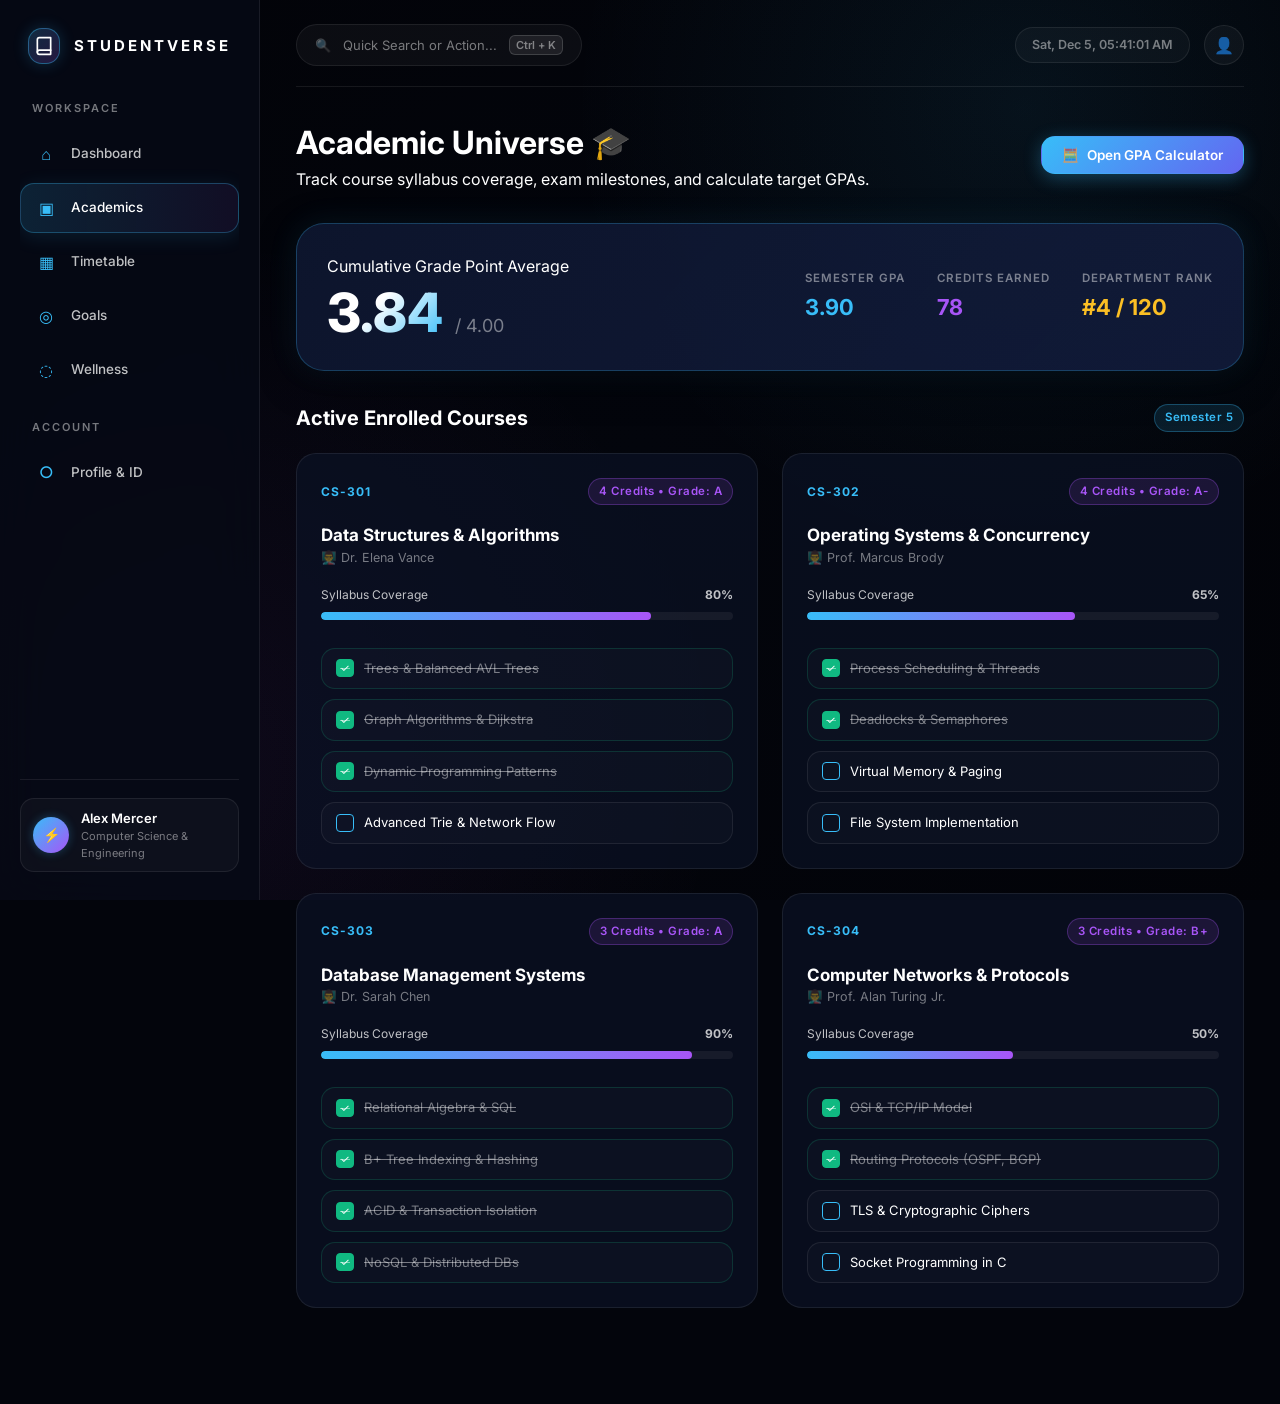
<file: academics.html>
<!DOCTYPE html>
<html lang="en">
<head>
    <meta charset="UTF-8">
    <meta name="viewport" content="width=device-width, initial-scale=1.0">
    <title>StudentVerse — Academics & GPA</title>
    <meta name="description" content="Academic course manager, interactive syllabus tracker, and real-time GPA/CGPA calculator.">
    <meta name="theme-color" content="#03050c">
    <link rel="icon" type="image/svg+xml" href="assets/icons/favicon.svg">
    <link rel="manifest" href="manifest.json">

    <!-- Fonts -->
    <link rel="preconnect" href="https://fonts.googleapis.com">
    <link rel="preconnect" href="https://fonts.gstatic.com" crossorigin>
    <link href="https://fonts.googleapis.com/css2?family=Inter:wght@300;400;500;600;700;800&display=swap" rel="stylesheet">

    <!-- Styles -->
    <link rel="stylesheet" href="css/base.css">
    <link rel="stylesheet" href="css/sidebar.css">
    <link rel="stylesheet" href="css/components.css">
    <link rel="stylesheet" href="css/academics.css">
</head>
<body>

<!-- Page Loader -->
<div id="pageLoader">
    <div class="loader-content">
        <div class="loader-logo">ACADEMICS</div>
        <div class="loader-line"><div class="loader-progress"></div></div>
    </div>
</div>

<div class="app-layout">
    <div class="sidebar-overlay" id="sidebarOverlay"></div>

    <!-- Sidebar -->
    <aside class="sidebar" id="sidebar">
        <a href="dashboard.html" class="logo-container">
            <div class="logo-icon">
                <svg viewBox="0 0 24 24" fill="none" stroke="currentColor" stroke-width="2" stroke-linecap="round" stroke-linejoin="round">
                    <path d="M4 19.5A2.5 2.5 0 0 1 6.5 17H20"></path>
                    <path d="M6.5 2H20v20H6.5A2.5 2.5 0 0 1 4 19.5v-15A2.5 2.5 0 0 1 6.5 2z"></path>
                </svg>
            </div>
            <div class="logo-text">StudentVerse</div>
        </a>

        <div class="nav-section">
            <div class="nav-title">WORKSPACE</div>
            <a href="dashboard.html" class="nav-item">
                <span class="nav-icon">⌂</span>
                <span>Dashboard</span>
            </a>
            <a href="academics.html" class="nav-item active">
                <span class="nav-icon">▣</span>
                <span>Academics</span>
            </a>
            <a href="timetable.html" class="nav-item">
                <span class="nav-icon">▦</span>
                <span>Timetable</span>
            </a>
            <a href="goals.html" class="nav-item">
                <span class="nav-icon">◎</span>
                <span>Goals</span>
            </a>
            <a href="wellness.html" class="nav-item">
                <span class="nav-icon">◌</span>
                <span>Wellness</span>
            </a>

            <div class="nav-title">ACCOUNT</div>
            <a href="profile.html" class="nav-item">
                <span class="nav-icon">○</span>
                <span>Profile & ID</span>
            </a>
        </div>

        <div class="sidebar-bottom">
            <a href="profile.html" class="profile-mini">
                <div class="avatar-mini" id="sidebarProfileAvatar">⚡</div>
                <div class="profile-mini-info">
                    <div class="profile-mini-name" id="sidebarProfileName">Alex Mercer</div>
                    <div class="profile-mini-role" id="sidebarProfileRole">Computer Science</div>
                </div>
            </a>
        </div>
    </aside>

    <!-- Main Content -->
    <main class="main-content">
        <header class="topbar">
            <button class="mobile-menu-btn" id="mobileMenuBtn">☰</button>

            <button class="search-command-btn">
                <span>🔍</span>
                <span class="search-command-text">Quick Search or Action...</span>
                <span class="kbd-shortcut">Ctrl + K</span>
            </button>

            <div class="topbar-actions">
                <div class="topbar-live-clock" id="topbarClock">--:--:--</div>
                <a href="profile.html" class="topbar-btn" title="Profile">👤</a>
            </div>
        </header>

        <!-- Header -->
        <div class="academics-header">
            <div>
                <h1 class="hero-title">Academic Universe 🎓</h1>
                <p class="hero-subtitle">Track course syllabus coverage, exam milestones, and calculate target GPAs.</p>
            </div>
            <button class="btn btn-primary" id="openGpaCalcBtn">
                <span>🧮</span> Open GPA Calculator
            </button>
        </div>

        <!-- GPA Banner -->
        <div class="gpa-summary-card">
            <div>
                <span class="stat-label" style="margin-bottom: 8px; display: block;">Cumulative Grade Point Average</span>
                <div class="gpa-main-display">
                    <div class="gpa-big-number" id="acadCgpa">3.84</div>
                    <div class="gpa-scale">/ 4.00</div>
                </div>
            </div>

            <div class="gpa-breakdown">
                <div class="gpa-stat-item">
                    <span class="gpa-stat-title">Semester GPA</span>
                    <span class="gpa-stat-val" id="acadSemGpa" style="color: var(--cyan);">3.90</span>
                </div>
                <div class="gpa-stat-item">
                    <span class="gpa-stat-title">Credits Earned</span>
                    <span class="gpa-stat-val" id="acadCredits" style="color: var(--purple);">78</span>
                </div>
                <div class="gpa-stat-item">
                    <span class="gpa-stat-title">Department Rank</span>
                    <span class="gpa-stat-val" id="acadRank" style="color: var(--gold);">#4 / 120</span>
                </div>
            </div>
        </div>

        <!-- Courses Section -->
        <div style="display: flex; align-items: center; justify-content: space-between; margin-bottom: 20px;">
            <h2 style="font-size: 20px; font-weight: 700;">Active Enrolled Courses</h2>
            <span class="badge badge-cyan">Semester 5</span>
        </div>

        <div class="courses-grid" id="coursesGrid">
            <!-- Dynamically populated from store -->
        </div>
    </main>
</div>

<!-- Dynamic GPA Calculator Modal -->
<div class="modal-backdrop" id="gpaCalcModal">
    <div class="modal-card" style="max-width: 620px;">
        <div class="modal-header">
            <h3 class="modal-title">🧮 Interactive GPA Calculator</h3>
            <button class="modal-close" id="closeGpaCalcBtn">✕</button>
        </div>

        <p style="font-size: 13px; color: var(--text-muted); margin-bottom: 18px;">
            Add your semester courses, credit weights, and letter grades to simulate your semester GPA in real-time.
        </p>

        <table class="calc-table">
            <thead>
                <tr>
                    <th>Course Name</th>
                    <th style="width: 80px;">Credits</th>
                    <th style="width: 120px;">Grade</th>
                    <th style="width: 40px;"></th>
                </tr>
            </thead>
            <tbody id="calcTableBody">
                <!-- Populated dynamically -->
            </tbody>
        </table>

        <button class="btn btn-secondary" id="addCalcRowBtn" style="font-size: 12.5px; padding: 6px 14px; margin-bottom: 20px;">
            + Add Course Row
        </button>

        <div style="background: rgba(255,255,255,0.03); border: 1px solid var(--border-subtle); border-radius: var(--radius-md); padding: 16px; display: flex; justify-content: space-around; text-align: center;">
            <div>
                <div style="font-size: 11px; color: var(--text-muted); text-transform: uppercase;">Calculated Sem GPA</div>
                <div style="font-size: 26px; font-weight: 800; color: var(--cyan);" id="calcLiveSemGpa">3.90</div>
            </div>
            <div style="width: 1px; background: var(--border-subtle);"></div>
            <div>
                <div style="font-size: 11px; color: var(--text-muted); text-transform: uppercase;">Projected CGPA</div>
                <div style="font-size: 26px; font-weight: 800; color: var(--gold);" id="calcLiveCgpa">3.85</div>
            </div>
        </div>

        <div class="modal-footer">
            <button class="btn btn-primary" id="applyGpaBtn">Save GPA to Profile</button>
        </div>
    </div>
</div>

<!-- Scripts -->
<script src="js/store.js"></script>
<script src="js/audio.js"></script>
<script src="js/app.js"></script>
<script src="js/academics.js"></script>
</body>
</html>
</file>
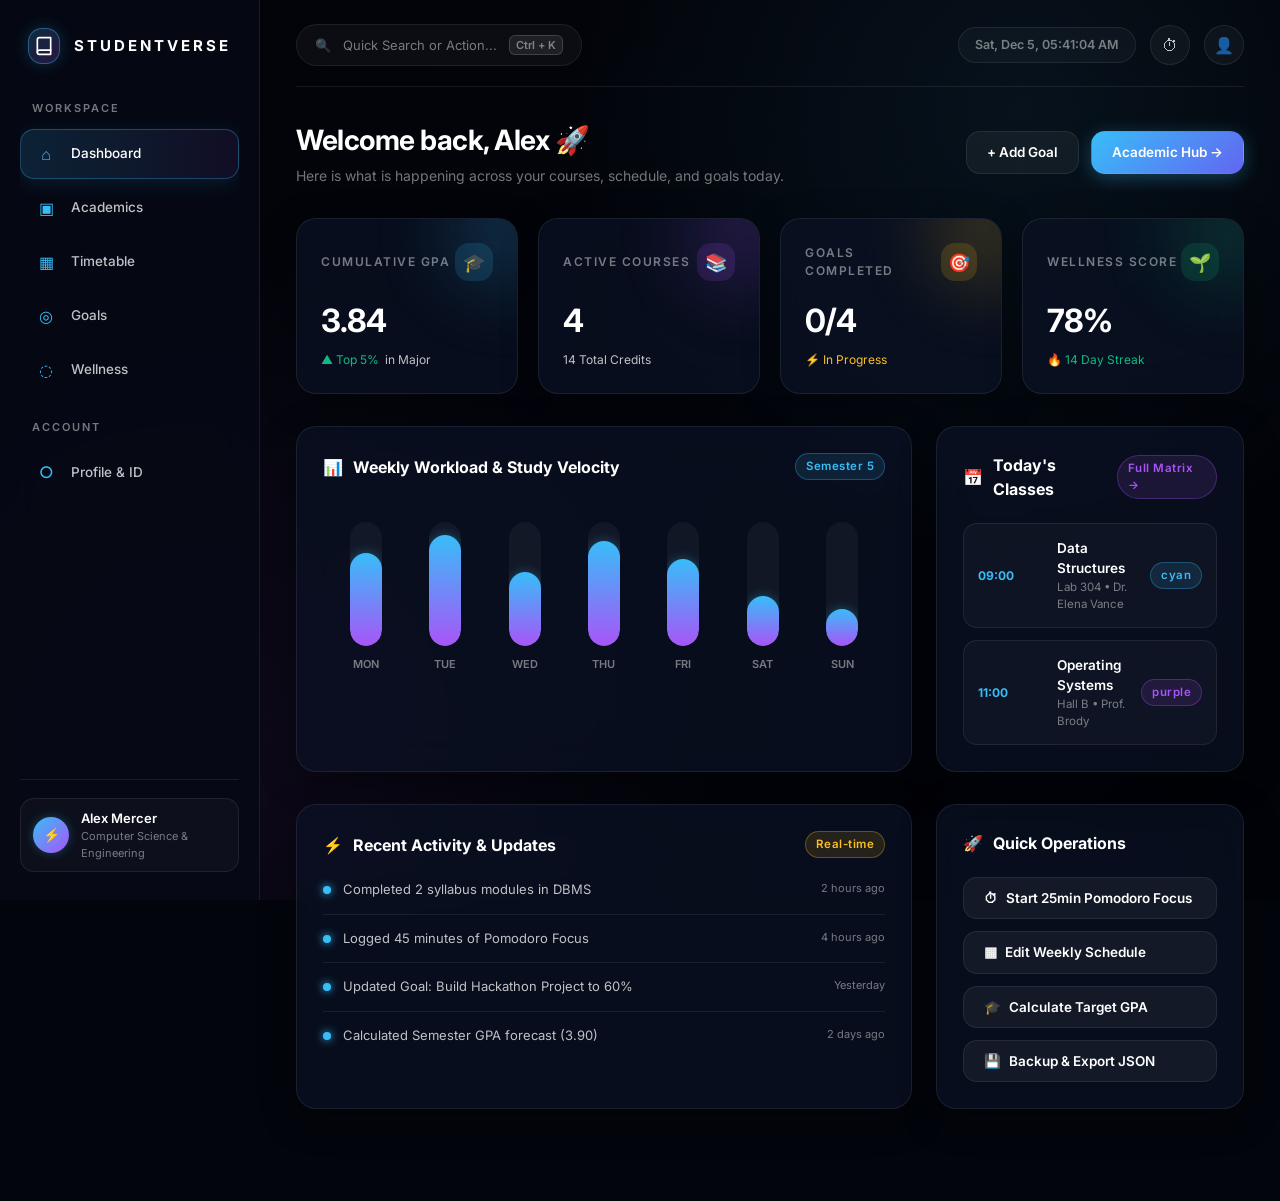
<file: dashboard.html>
<!DOCTYPE html>
<html lang="en">
<head>
    <meta charset="UTF-8">
    <meta name="viewport" content="width=device-width, initial-scale=1.0">
    <title>StudentVerse — Dashboard</title>
    <meta name="description" content="Cinematic academic dashboard for students with live schedule, GPA overview and workload analytics.">
    <meta name="theme-color" content="#03050c">
    <link rel="icon" type="image/svg+xml" href="assets/icons/favicon.svg">
    <link rel="manifest" href="manifest.json">

    <!-- Fonts -->
    <link rel="preconnect" href="https://fonts.googleapis.com">
    <link rel="preconnect" href="https://fonts.gstatic.com" crossorigin>
    <link href="https://fonts.googleapis.com/css2?family=Inter:wght@300;400;500;600;700;800&display=swap" rel="stylesheet">

    <!-- Styles -->
    <link rel="stylesheet" href="css/base.css">
    <link rel="stylesheet" href="css/sidebar.css">
    <link rel="stylesheet" href="css/components.css">
    <link rel="stylesheet" href="css/dashboard.css">
</head>
<body>

<!-- Page Loader -->
<div id="pageLoader">
    <div class="loader-content">
        <div class="loader-logo">STUDENTVERSE</div>
        <div class="loader-line">
            <div class="loader-progress"></div>
        </div>
    </div>
</div>

<div class="app-layout">
    <!-- Sidebar Overlay for Mobile -->
    <div class="sidebar-overlay" id="sidebarOverlay"></div>

    <!-- Main Sidebar -->
    <aside class="sidebar" id="sidebar">
        <a href="dashboard.html" class="logo-container">
            <div class="logo-icon">
                <svg viewBox="0 0 24 24" fill="none" stroke="currentColor" stroke-width="2" stroke-linecap="round" stroke-linejoin="round">
                    <path d="M4 19.5A2.5 2.5 0 0 1 6.5 17H20"></path>
                    <path d="M6.5 2H20v20H6.5A2.5 2.5 0 0 1 4 19.5v-15A2.5 2.5 0 0 1 6.5 2z"></path>
                </svg>
            </div>
            <div class="logo-text">StudentVerse</div>
        </a>

        <div class="nav-section">
            <div class="nav-title">WORKSPACE</div>
            <a href="dashboard.html" class="nav-item active">
                <span class="nav-icon">⌂</span>
                <span>Dashboard</span>
            </a>
            <a href="academics.html" class="nav-item">
                <span class="nav-icon">▣</span>
                <span>Academics</span>
            </a>
            <a href="timetable.html" class="nav-item">
                <span class="nav-icon">▦</span>
                <span>Timetable</span>
            </a>
            <a href="goals.html" class="nav-item">
                <span class="nav-icon">◎</span>
                <span>Goals</span>
            </a>
            <a href="wellness.html" class="nav-item">
                <span class="nav-icon">◌</span>
                <span>Wellness</span>
            </a>

            <div class="nav-title">ACCOUNT</div>
            <a href="profile.html" class="nav-item">
                <span class="nav-icon">○</span>
                <span>Profile & ID</span>
            </a>
        </div>

        <div class="sidebar-bottom">
            <a href="profile.html" class="profile-mini">
                <div class="avatar-mini" id="sidebarProfileAvatar">⚡</div>
                <div class="profile-mini-info">
                    <div class="profile-mini-name" id="sidebarProfileName">Alex Mercer</div>
                    <div class="profile-mini-role" id="sidebarProfileRole">Computer Science</div>
                </div>
            </a>
        </div>
    </aside>

    <!-- Main Content Area -->
    <main class="main-content">
        <!-- Topbar -->
        <header class="topbar">
            <button class="mobile-menu-btn" id="mobileMenuBtn">☰</button>

            <button class="search-command-btn" id="openCmdPaletteBtn">
                <span>🔍</span>
                <span class="search-command-text">Quick Search or Action...</span>
                <span class="kbd-shortcut">Ctrl + K</span>
            </button>

            <div class="topbar-actions">
                <div class="topbar-live-clock" id="topbarClock">--:--:--</div>
                <a href="wellness.html" class="topbar-btn" title="Focus Timer">⏱</a>
                <a href="profile.html" class="topbar-btn" title="Profile">👤</a>
            </div>
        </header>

        <!-- Dashboard Hero -->
        <section class="dashboard-hero">
            <div>
                <h1 class="hero-title" id="dashGreeting">Welcome back, Alex 🚀</h1>
                <p class="hero-subtitle">Here is what is happening across your courses, schedule, and goals today.</p>
            </div>
            <div class="hero-actions">
                <a href="goals.html" class="btn btn-secondary">+ Add Goal</a>
                <a href="academics.html" class="btn btn-primary">Academic Hub →</a>
            </div>
        </section>

        <!-- Stat Cards Grid -->
        <section class="stats-grid">
            <div class="glass-panel stat-card cyan">
                <div class="stat-top">
                    <span class="stat-label">Cumulative GPA</span>
                    <div class="stat-icon" style="background: rgba(56, 189, 248, 0.15); color: var(--cyan);">🎓</div>
                </div>
                <div class="stat-value" id="metricCgpa">3.84</div>
                <div class="stat-sub">
                    <span style="color: var(--emerald);">▲ Top 5%</span>
                    <span>in Major</span>
                </div>
            </div>

            <div class="glass-panel stat-card purple">
                <div class="stat-top">
                    <span class="stat-label">Active Courses</span>
                    <div class="stat-icon" style="background: rgba(168, 85, 247, 0.15); color: var(--purple);">📚</div>
                </div>
                <div class="stat-value" id="metricCourses">4</div>
                <div class="stat-sub">
                    <span>14 Total Credits</span>
                </div>
            </div>

            <div class="glass-panel stat-card gold">
                <div class="stat-top">
                    <span class="stat-label">Goals Completed</span>
                    <div class="stat-icon" style="background: rgba(251, 191, 36, 0.15); color: var(--gold);">🎯</div>
                </div>
                <div class="stat-value" id="metricGoals">1/4</div>
                <div class="stat-sub">
                    <span style="color: var(--gold);">⚡ In Progress</span>
                </div>
            </div>

            <div class="glass-panel stat-card emerald">
                <div class="stat-top">
                    <span class="stat-label">Wellness Score</span>
                    <div class="stat-icon" style="background: rgba(16, 185, 129, 0.15); color: var(--emerald);">🌱</div>
                </div>
                <div class="stat-value" id="metricWellness">88%</div>
                <div class="stat-sub">
                    <span style="color: var(--emerald);">🔥 14 Day Streak</span>
                </div>
            </div>
        </section>

        <!-- Main Dashboard 2-Column Grid -->
        <div class="dashboard-grid">
            <!-- Left: Weekly Workload & Focus Analytics -->
            <div class="glass-panel panel">
                <div class="panel-header">
                    <h3 class="panel-title">
                        <span style="color: var(--cyan);">📊</span>
                        Weekly Workload & Study Velocity
                    </h3>
                    <span class="badge badge-cyan">Semester 5</span>
                </div>

                <div class="workload-bars">
                    <div class="bar-col">
                        <div class="bar-track"><div class="bar-fill" data-height="75%"></div></div>
                        <span class="bar-day">MON</span>
                    </div>
                    <div class="bar-col">
                        <div class="bar-track"><div class="bar-fill" data-height="90%"></div></div>
                        <span class="bar-day">TUE</span>
                    </div>
                    <div class="bar-col">
                        <div class="bar-track"><div class="bar-fill" data-height="60%"></div></div>
                        <span class="bar-day">WED</span>
                    </div>
                    <div class="bar-col">
                        <div class="bar-track"><div class="bar-fill" data-height="85%"></div></div>
                        <span class="bar-day">THU</span>
                    </div>
                    <div class="bar-col">
                        <div class="bar-track"><div class="bar-fill" data-height="70%"></div></div>
                        <span class="bar-day">FRI</span>
                    </div>
                    <div class="bar-col">
                        <div class="bar-track"><div class="bar-fill" data-height="40%"></div></div>
                        <span class="bar-day">SAT</span>
                    </div>
                    <div class="bar-col">
                        <div class="bar-track"><div class="bar-fill" data-height="30%"></div></div>
                        <span class="bar-day">SUN</span>
                    </div>
                </div>
            </div>

            <!-- Right: Today's Schedule -->
            <div class="glass-panel panel">
                <div class="panel-header">
                    <h3 class="panel-title">
                        <span style="color: var(--purple);">📅</span>
                        Today's Classes
                    </h3>
                    <a href="timetable.html" class="badge badge-purple" style="cursor: pointer;">Full Matrix →</a>
                </div>

                <div class="schedule-list" id="todayScheduleList">
                    <!-- Populated dynamically from timetable store -->
                </div>
            </div>
        </div>

        <!-- Lower Section: Activity Stream & Quick Launch -->
        <div class="dashboard-grid">
            <div class="glass-panel panel">
                <div class="panel-header">
                    <h3 class="panel-title">
                        <span style="color: var(--gold);">⚡</span>
                        Recent Activity & Updates
                    </h3>
                    <span class="badge badge-gold">Real-time</span>
                </div>

                <div class="activity-list" id="recentActivityList">
                    <!-- Populated dynamically -->
                </div>
            </div>

            <div class="glass-panel panel">
                <div class="panel-header">
                    <h3 class="panel-title">
                        <span style="color: var(--emerald);">🚀</span>
                        Quick Operations
                    </h3>
                </div>

                <div style="display: flex; flex-direction: column; gap: 12px;">
                    <a href="wellness.html" class="btn btn-secondary" style="justify-content: flex-start;">
                        <span>⏱</span> Start 25min Pomodoro Focus
                    </a>
                    <a href="timetable.html" class="btn btn-secondary" style="justify-content: flex-start;">
                        <span>▦</span> Edit Weekly Schedule
                    </a>
                    <a href="academics.html" class="btn btn-secondary" style="justify-content: flex-start;">
                        <span>🎓</span> Calculate Target GPA
                    </a>
                    <a href="profile.html" class="btn btn-secondary" style="justify-content: flex-start;">
                        <span>💾</span> Backup & Export JSON
                    </a>
                </div>
            </div>
        </div>
    </main>
</div>

<!-- Scripts -->
<script src="js/store.js"></script>
<script src="js/audio.js"></script>
<script src="js/app.js"></script>
<script src="js/dashboard.js"></script>
</body>
</html>
</file>
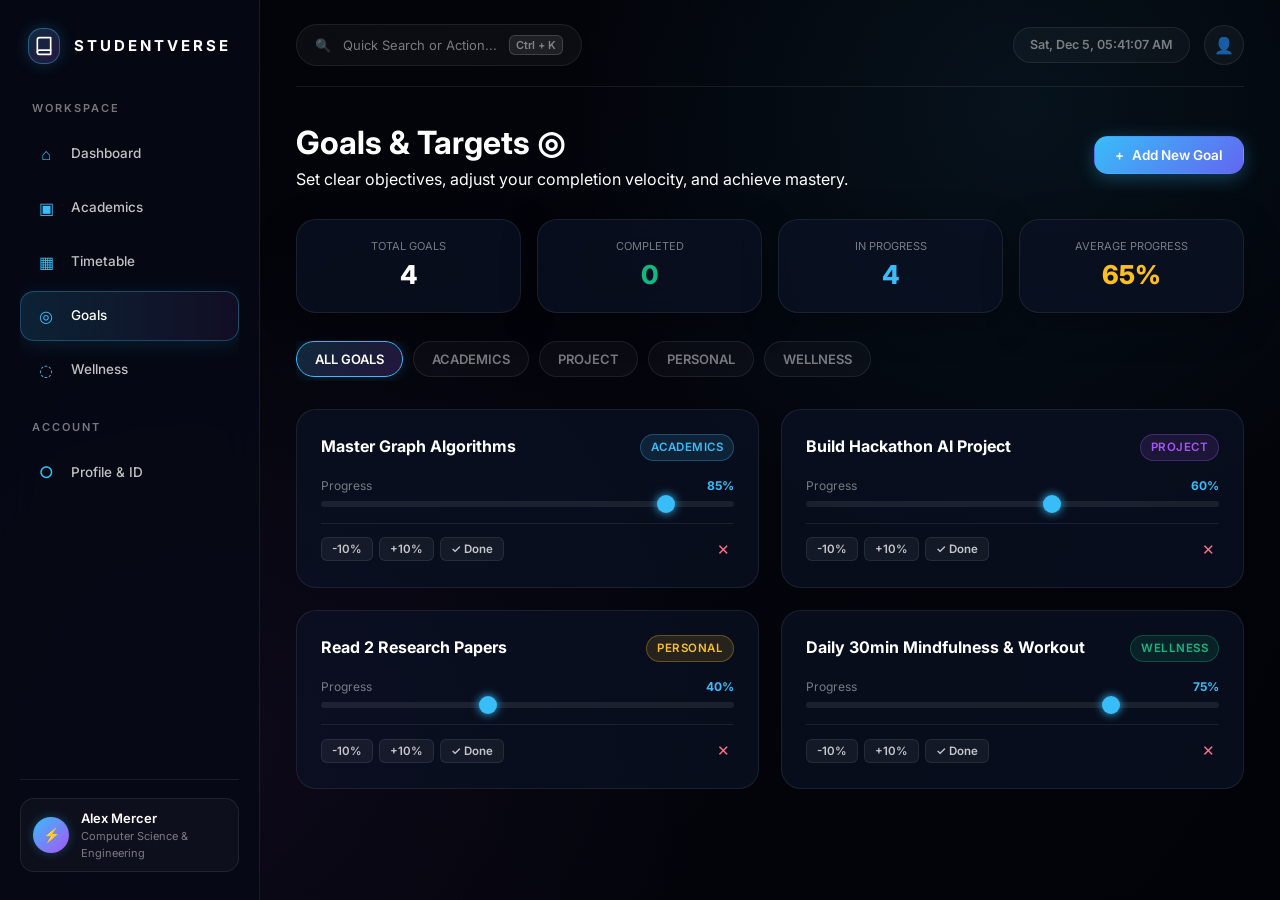
<file: goals.html>
<!DOCTYPE html>
<html lang="en">
<head>
    <meta charset="UTF-8">
    <meta name="viewport" content="width=device-width, initial-scale=1.0">
    <title>StudentVerse — Goals & Milestones</title>
    <meta name="description" content="Manage personal, academic, project, and wellness goals with interactive progress tracking.">
    <meta name="theme-color" content="#03050c">
    <link rel="icon" type="image/svg+xml" href="assets/icons/favicon.svg">
    <link rel="manifest" href="manifest.json">

    <!-- Fonts -->
    <link rel="preconnect" href="https://fonts.googleapis.com">
    <link rel="preconnect" href="https://fonts.gstatic.com" crossorigin>
    <link href="https://fonts.googleapis.com/css2?family=Inter:wght@300;400;500;600;700;800&display=swap" rel="stylesheet">

    <!-- Styles -->
    <link rel="stylesheet" href="css/base.css">
    <link rel="stylesheet" href="css/sidebar.css">
    <link rel="stylesheet" href="css/components.css">
    <link rel="stylesheet" href="css/goals.css">
</head>
<body>

<!-- Page Loader -->
<div id="pageLoader">
    <div class="loader-content">
        <div class="loader-logo">GOALS</div>
        <div class="loader-line"><div class="loader-progress"></div></div>
    </div>
</div>

<div class="app-layout">
    <div class="sidebar-overlay" id="sidebarOverlay"></div>

    <!-- Sidebar -->
    <aside class="sidebar" id="sidebar">
        <a href="dashboard.html" class="logo-container">
            <div class="logo-icon">
                <svg viewBox="0 0 24 24" fill="none" stroke="currentColor" stroke-width="2" stroke-linecap="round" stroke-linejoin="round">
                    <path d="M4 19.5A2.5 2.5 0 0 1 6.5 17H20"></path>
                    <path d="M6.5 2H20v20H6.5A2.5 2.5 0 0 1 4 19.5v-15A2.5 2.5 0 0 1 6.5 2z"></path>
                </svg>
            </div>
            <div class="logo-text">StudentVerse</div>
        </a>

        <div class="nav-section">
            <div class="nav-title">WORKSPACE</div>
            <a href="dashboard.html" class="nav-item">
                <span class="nav-icon">⌂</span>
                <span>Dashboard</span>
            </a>
            <a href="academics.html" class="nav-item">
                <span class="nav-icon">▣</span>
                <span>Academics</span>
            </a>
            <a href="timetable.html" class="nav-item">
                <span class="nav-icon">▦</span>
                <span>Timetable</span>
            </a>
            <a href="goals.html" class="nav-item active">
                <span class="nav-icon">◎</span>
                <span>Goals</span>
            </a>
            <a href="wellness.html" class="nav-item">
                <span class="nav-icon">◌</span>
                <span>Wellness</span>
            </a>

            <div class="nav-title">ACCOUNT</div>
            <a href="profile.html" class="nav-item">
                <span class="nav-icon">○</span>
                <span>Profile & ID</span>
            </a>
        </div>

        <div class="sidebar-bottom">
            <a href="profile.html" class="profile-mini">
                <div class="avatar-mini" id="sidebarProfileAvatar">⚡</div>
                <div class="profile-mini-info">
                    <div class="profile-mini-name" id="sidebarProfileName">Alex Mercer</div>
                    <div class="profile-mini-role" id="sidebarProfileRole">Computer Science</div>
                </div>
            </a>
        </div>
    </aside>

    <!-- Main Content -->
    <main class="main-content">
        <header class="topbar">
            <button class="mobile-menu-btn" id="mobileMenuBtn">☰</button>

            <button class="search-command-btn">
                <span>🔍</span>
                <span class="search-command-text">Quick Search or Action...</span>
                <span class="kbd-shortcut">Ctrl + K</span>
            </button>

            <div class="topbar-actions">
                <div class="topbar-live-clock" id="topbarClock">--:--:--</div>
                <a href="profile.html" class="topbar-btn" title="Profile">👤</a>
            </div>
        </header>

        <!-- Goals Header -->
        <div class="goals-header">
            <div>
                <h1 class="hero-title">Goals & Targets ◎</h1>
                <p class="hero-subtitle">Set clear objectives, adjust your completion velocity, and achieve mastery.</p>
            </div>
            <button class="btn btn-primary" id="openAddGoalBtn">
                <span>+</span> Add New Goal
            </button>
        </div>

        <!-- Summary Row -->
        <div style="display: grid; grid-template-columns: repeat(auto-fit, minmax(180px, 1fr)); gap: 16px; margin-bottom: 28px;">
            <div class="glass-panel" style="padding: 18px; text-align: center;">
                <div style="font-size: 11px; color: var(--text-muted); text-transform: uppercase;">Total Goals</div>
                <div style="font-size: 26px; font-weight: 800; color: #ffffff;" id="goalsTotal">4</div>
            </div>
            <div class="glass-panel" style="padding: 18px; text-align: center;">
                <div style="font-size: 11px; color: var(--text-muted); text-transform: uppercase;">Completed</div>
                <div style="font-size: 26px; font-weight: 800; color: var(--emerald);" id="goalsCompleted">1</div>
            </div>
            <div class="glass-panel" style="padding: 18px; text-align: center;">
                <div style="font-size: 11px; color: var(--text-muted); text-transform: uppercase;">In Progress</div>
                <div style="font-size: 26px; font-weight: 800; color: var(--cyan);" id="goalsInProgress">3</div>
            </div>
            <div class="glass-panel" style="padding: 18px; text-align: center;">
                <div style="font-size: 11px; color: var(--text-muted); text-transform: uppercase;">Average Progress</div>
                <div style="font-size: 26px; font-weight: 800; color: var(--gold);" id="goalsAvg">65%</div>
            </div>
        </div>

        <!-- Category Filter Tabs -->
        <div class="category-tabs">
            <button class="category-tab active" data-category="ALL">ALL GOALS</button>
            <button class="category-tab" data-category="ACADEMICS">ACADEMICS</button>
            <button class="category-tab" data-category="PROJECT">PROJECT</button>
            <button class="category-tab" data-category="PERSONAL">PERSONAL</button>
            <button class="category-tab" data-category="WELLNESS">WELLNESS</button>
        </div>

        <!-- Goals Grid -->
        <div class="goals-grid" id="goalsGrid">
            <!-- Dynamically populated by goals.js -->
        </div>
    </main>
</div>

<!-- Add Goal Modal -->
<div class="modal-backdrop" id="addGoalModal">
    <div class="modal-card">
        <div class="modal-header">
            <h3 class="modal-title">🎯 Create New Goal</h3>
            <button class="modal-close" id="closeAddGoalBtn">✕</button>
        </div>

        <div class="form-group">
            <label class="form-label">Goal Title</label>
            <input type="text" class="form-input" id="newGoalNameInput" placeholder="e.g. Master Binary Search Trees or Ship Portfolio">
        </div>

        <div class="form-group">
            <label class="form-label">Category</label>
            <select class="form-select" id="newGoalCategoryInput">
                <option value="ACADEMICS">Academics</option>
                <option value="PROJECT">Project & Coding</option>
                <option value="PERSONAL">Personal & Reading</option>
                <option value="WELLNESS">Wellness & Fitness</option>
            </select>
        </div>

        <div class="form-group">
            <label class="form-label">Initial Progress (%)</label>
            <input type="number" min="0" max="100" class="form-input" id="newGoalProgressInput" value="0">
        </div>

        <div class="modal-footer">
            <button class="btn btn-secondary" onclick="document.getElementById('addGoalModal').classList.remove('show')">Cancel</button>
            <button class="btn btn-primary" id="saveNewGoalBtn">Save Goal</button>
        </div>
    </div>
</div>

<!-- Scripts -->
<script src="js/store.js"></script>
<script src="js/audio.js"></script>
<script src="js/app.js"></script>
<script src="js/goals.js"></script>
</body>
</html>
</file>
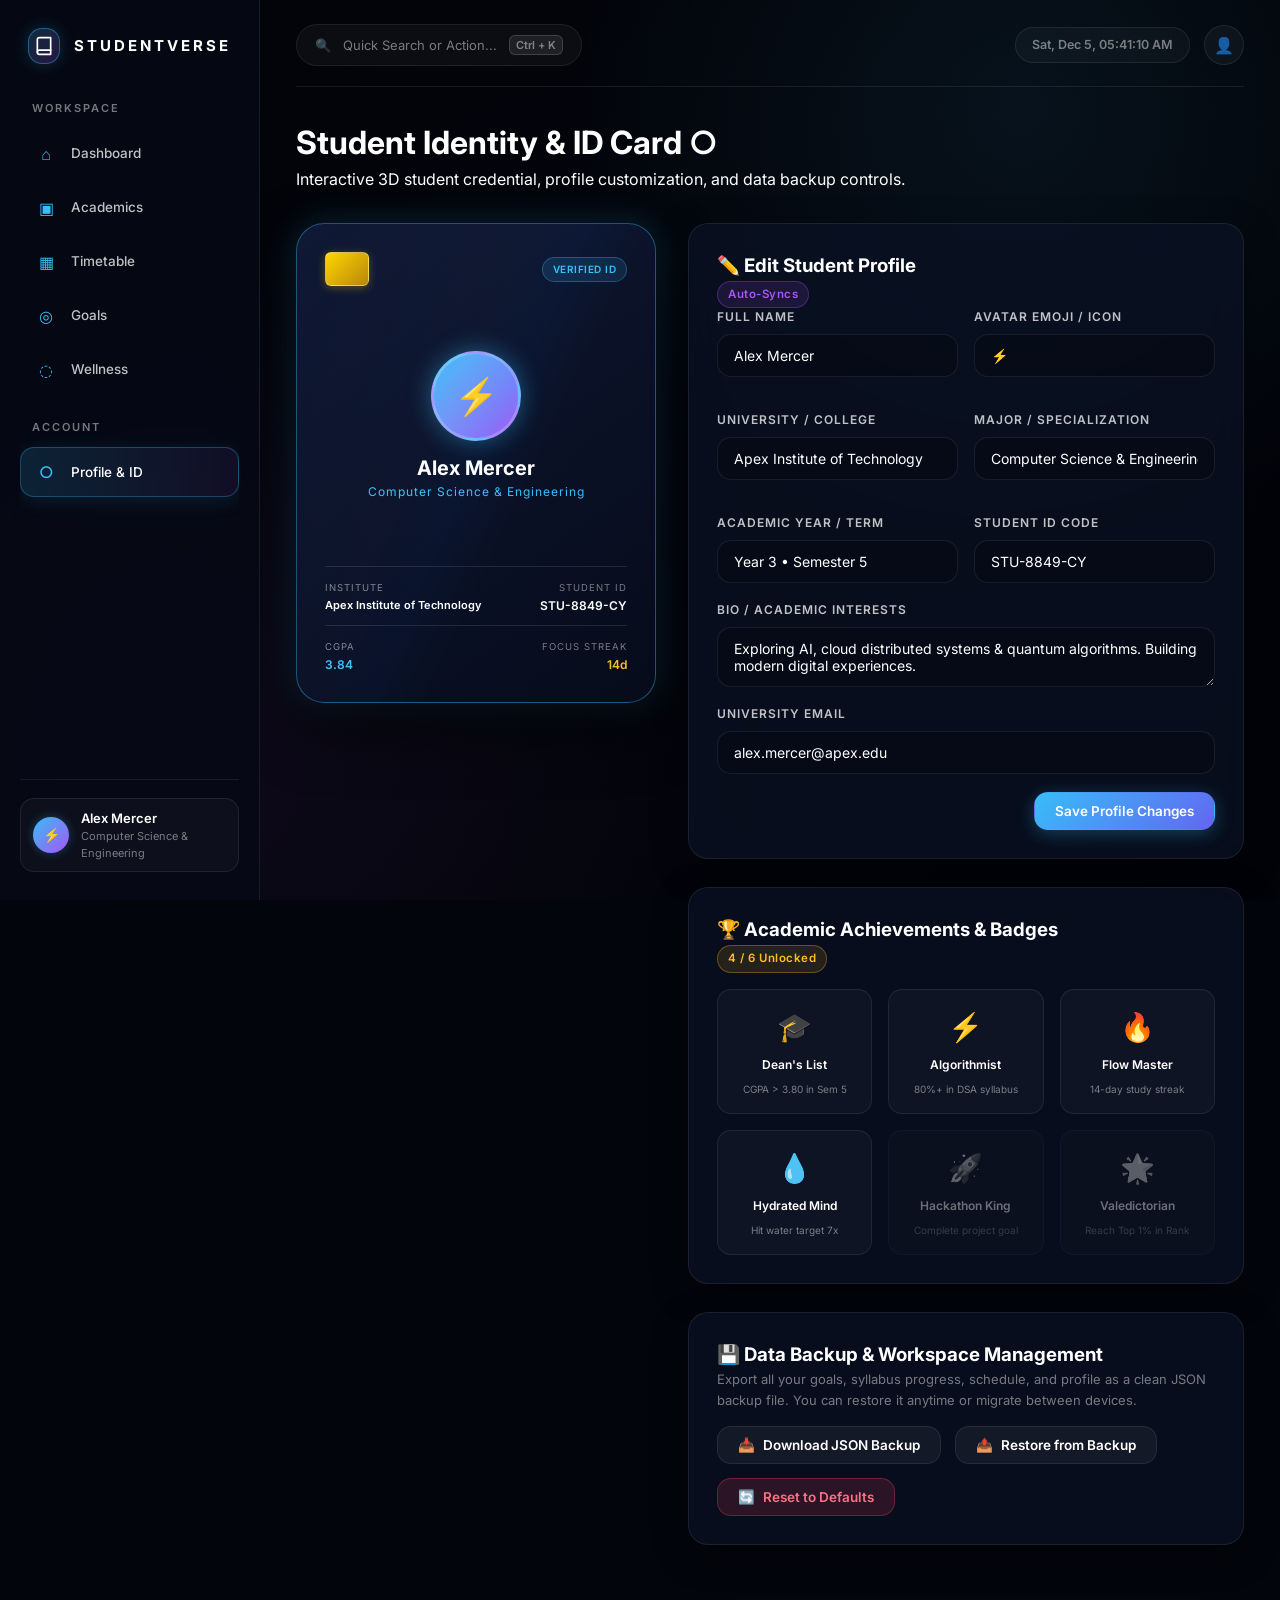
<file: profile.html>
<!DOCTYPE html>
<html lang="en">
<head>
    <meta charset="UTF-8">
    <meta name="viewport" content="width=device-width, initial-scale=1.0">
    <title>StudentVerse — Student Profile & ID</title>
    <meta name="description" content="Holographic student identification card, academic profile editor, achievement badges, and JSON backup suite.">
    <meta name="theme-color" content="#03050c">
    <link rel="icon" type="image/svg+xml" href="assets/icons/favicon.svg">
    <link rel="manifest" href="manifest.json">

    <!-- Fonts -->
    <link rel="preconnect" href="https://fonts.googleapis.com">
    <link rel="preconnect" href="https://fonts.gstatic.com" crossorigin>
    <link href="https://fonts.googleapis.com/css2?family=Inter:wght@300;400;500;600;700;800&display=swap" rel="stylesheet">

    <!-- Styles -->
    <link rel="stylesheet" href="css/base.css">
    <link rel="stylesheet" href="css/sidebar.css">
    <link rel="stylesheet" href="css/components.css">
    <link rel="stylesheet" href="css/profile.css">
</head>
<body>

<!-- Page Loader -->
<div id="pageLoader">
    <div class="loader-content">
        <div class="loader-logo">PROFILE</div>
        <div class="loader-line"><div class="loader-progress"></div></div>
    </div>
</div>

<div class="app-layout">
    <div class="sidebar-overlay" id="sidebarOverlay"></div>

    <!-- Sidebar -->
    <aside class="sidebar" id="sidebar">
        <a href="dashboard.html" class="logo-container">
            <div class="logo-icon">
                <svg viewBox="0 0 24 24" fill="none" stroke="currentColor" stroke-width="2" stroke-linecap="round" stroke-linejoin="round">
                    <path d="M4 19.5A2.5 2.5 0 0 1 6.5 17H20"></path>
                    <path d="M6.5 2H20v20H6.5A2.5 2.5 0 0 1 4 19.5v-15A2.5 2.5 0 0 1 6.5 2z"></path>
                </svg>
            </div>
            <div class="logo-text">StudentVerse</div>
        </a>

        <div class="nav-section">
            <div class="nav-title">WORKSPACE</div>
            <a href="dashboard.html" class="nav-item">
                <span class="nav-icon">⌂</span>
                <span>Dashboard</span>
            </a>
            <a href="academics.html" class="nav-item">
                <span class="nav-icon">▣</span>
                <span>Academics</span>
            </a>
            <a href="timetable.html" class="nav-item">
                <span class="nav-icon">▦</span>
                <span>Timetable</span>
            </a>
            <a href="goals.html" class="nav-item">
                <span class="nav-icon">◎</span>
                <span>Goals</span>
            </a>
            <a href="wellness.html" class="nav-item">
                <span class="nav-icon">◌</span>
                <span>Wellness</span>
            </a>

            <div class="nav-title">ACCOUNT</div>
            <a href="profile.html" class="nav-item active">
                <span class="nav-icon">○</span>
                <span>Profile & ID</span>
            </a>
        </div>

        <div class="sidebar-bottom">
            <a href="profile.html" class="profile-mini">
                <div class="avatar-mini" id="sidebarProfileAvatar">⚡</div>
                <div class="profile-mini-info">
                    <div class="profile-mini-name" id="sidebarProfileName">Alex Mercer</div>
                    <div class="profile-mini-role" id="sidebarProfileRole">Computer Science</div>
                </div>
            </a>
        </div>
    </aside>

    <!-- Main Content -->
    <main class="main-content">
        <header class="topbar">
            <button class="mobile-menu-btn" id="mobileMenuBtn">☰</button>

            <button class="search-command-btn">
                <span>🔍</span>
                <span class="search-command-text">Quick Search or Action...</span>
                <span class="kbd-shortcut">Ctrl + K</span>
            </button>

            <div class="topbar-actions">
                <div class="topbar-live-clock" id="topbarClock">--:--:--</div>
                <a href="profile.html" class="topbar-btn" title="Profile">👤</a>
            </div>
        </header>

        <div style="margin-bottom: 32px;">
            <h1 class="hero-title">Student Identity & ID Card ○</h1>
            <p class="hero-subtitle">Interactive 3D student credential, profile customization, and data backup controls.</p>
        </div>

        <div class="profile-layout">
            <!-- Left: 3D Holographic ID Card -->
            <div class="id-card-wrapper">
                <div class="holo-id-card" id="holoIdCard">
                    <div class="holo-top">
                        <div class="holo-chip"></div>
                        <span class="badge badge-cyan" style="font-size:10px;">VERIFIED ID</span>
                    </div>

                    <div class="holo-avatar-wrap">
                        <div class="holo-avatar" id="holoCardAvatar">⚡</div>
                        <h2 class="holo-name" id="holoCardName">Alex Mercer</h2>
                        <div class="holo-major" id="holoCardMajor">Computer Science & Eng.</div>
                    </div>

                    <div>
                        <div class="holo-details">
                            <div class="holo-detail-item">
                                <span class="holo-detail-label">INSTITUTE</span>
                                <span class="holo-detail-val" id="holoCardUniv" style="font-size:11px;">Apex Institute</span>
                            </div>
                            <div class="holo-detail-item" style="text-align: right;">
                                <span class="holo-detail-label">STUDENT ID</span>
                                <span class="holo-detail-val" id="holoCardId">STU-8849-CY</span>
                            </div>
                        </div>

                        <div class="holo-details" style="margin-top: 10px;">
                            <div class="holo-detail-item">
                                <span class="holo-detail-label">CGPA</span>
                                <span class="holo-detail-val" style="color: var(--cyan);" id="holoCardCgpa">3.84</span>
                            </div>
                            <div class="holo-detail-item" style="text-align: right;">
                                <span class="holo-detail-label">FOCUS STREAK</span>
                                <span class="holo-detail-val" style="color: var(--gold);" id="holoCardStreak">14d</span>
                            </div>
                        </div>
                    </div>
                </div>
            </div>

            <!-- Right: Profile Editor & Badges -->
            <div style="display: flex; flex-direction: column; gap: 28px;">
                <!-- Profile Edit Form -->
                <div class="glass-panel" style="padding: 28px;">
                    <div class="panel-header">
                        <h3 class="panel-title">✏️ Edit Student Profile</h3>
                        <span class="badge badge-purple">Auto-Syncs</span>
                    </div>

                    <div style="display: grid; grid-template-columns: 1fr 1fr; gap: 16px;">
                        <div class="form-group">
                            <label class="form-label">Full Name</label>
                            <input type="text" class="form-input" id="profileNameInput">
                        </div>

                        <div class="form-group">
                            <label class="form-label">Avatar Emoji / Icon</label>
                            <input type="text" class="form-input" id="profileAvatarInput" placeholder="e.g. ⚡, 🚀, 🎓, 🌌">
                        </div>

                        <div class="form-group">
                            <label class="form-label">University / College</label>
                            <input type="text" class="form-input" id="profileUnivInput">
                        </div>

                        <div class="form-group">
                            <label class="form-label">Major / Specialization</label>
                            <input type="text" class="form-input" id="profileMajorInput">
                        </div>

                        <div class="form-group">
                            <label class="form-label">Academic Year / Term</label>
                            <input type="text" class="form-input" id="profileYearInput">
                        </div>

                        <div class="form-group">
                            <label class="form-label">Student ID Code</label>
                            <input type="text" class="form-input" id="profileIdInput">
                        </div>
                    </div>

                    <div class="form-group">
                        <label class="form-label">Bio / Academic Interests</label>
                        <textarea class="form-textarea" id="profileBioInput" rows="2"></textarea>
                    </div>

                    <div class="form-group">
                        <label class="form-label">University Email</label>
                        <input type="email" class="form-input" id="profileEmailInput">
                    </div>

                    <div style="text-align: right; margin-top: 10px;">
                        <button class="btn btn-primary" id="saveProfileBtn">Save Profile Changes</button>
                    </div>
                </div>

                <!-- Academic Achievements & Badges -->
                <div class="glass-panel" style="padding: 28px;">
                    <div class="panel-header">
                        <h3 class="panel-title">🏆 Academic Achievements & Badges</h3>
                        <span class="badge badge-gold">4 / 6 Unlocked</span>
                    </div>

                    <div class="badges-grid">
                        <div class="badge-item">
                            <span class="badge-icon">🎓</span>
                            <span class="badge-title">Dean's List</span>
                            <span class="badge-desc">CGPA &gt; 3.80 in Sem 5</span>
                        </div>
                        <div class="badge-item">
                            <span class="badge-icon">⚡</span>
                            <span class="badge-title">Algorithmist</span>
                            <span class="badge-desc">80%+ in DSA syllabus</span>
                        </div>
                        <div class="badge-item">
                            <span class="badge-icon">🔥</span>
                            <span class="badge-title">Flow Master</span>
                            <span class="badge-desc">14-day study streak</span>
                        </div>
                        <div class="badge-item">
                            <span class="badge-icon">💧</span>
                            <span class="badge-title">Hydrated Mind</span>
                            <span class="badge-desc">Hit water target 7x</span>
                        </div>
                        <div class="badge-item locked">
                            <span class="badge-icon">🚀</span>
                            <span class="badge-title">Hackathon King</span>
                            <span class="badge-desc">Complete project goal</span>
                        </div>
                        <div class="badge-item locked">
                            <span class="badge-icon">🌟</span>
                            <span class="badge-title">Valedictorian</span>
                            <span class="badge-desc">Reach Top 1% in Rank</span>
                        </div>
                    </div>
                </div>

                <!-- Data Management & Backups -->
                <div class="glass-panel" style="padding: 28px;">
                    <div class="panel-header">
                        <h3 class="panel-title">💾 Data Backup & Workspace Management</h3>
                    </div>

                    <p style="font-size: 13px; color: var(--text-muted); line-height: 1.6;">
                        Export all your goals, syllabus progress, schedule, and profile as a clean JSON backup file. You can restore it anytime or migrate between devices.
                    </p>

                    <div class="backup-actions">
                        <button class="btn btn-secondary" id="exportDataBtn">
                            <span>📥</span> Download JSON Backup
                        </button>

                        <button class="btn btn-secondary" id="importDataBtn">
                            <span>📤</span> Restore from Backup
                        </button>
                        <input type="file" id="importFileInput" accept=".json" style="display: none;">

                        <button class="btn btn-danger" id="resetDataBtn">
                            <span>🔄</span> Reset to Defaults
                        </button>
                    </div>
                </div>
            </div>
        </div>
    </main>
</div>

<!-- Scripts -->
<script src="js/store.js"></script>
<script src="js/audio.js"></script>
<script src="js/app.js"></script>
<script src="js/profile.js"></script>
</body>
</html>
</file>
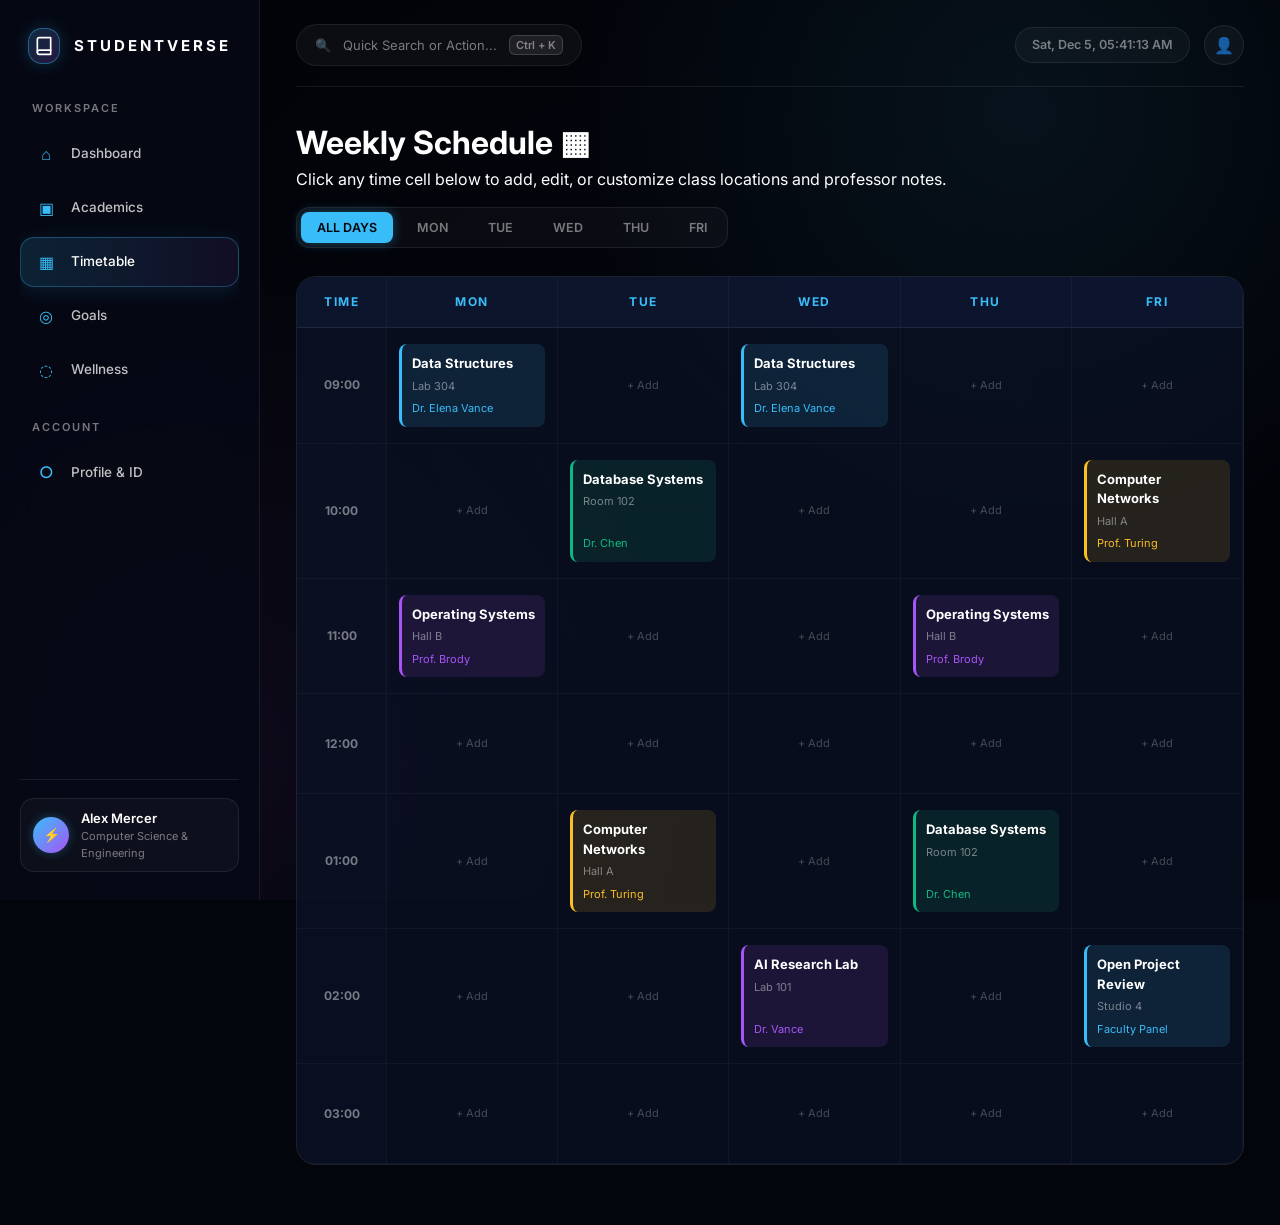
<file: timetable.html>
<!DOCTYPE html>
<html lang="en">
<head>
    <meta charset="UTF-8">
    <meta name="viewport" content="width=device-width, initial-scale=1.0">
    <title>StudentVerse — Weekly Timetable</title>
    <meta name="description" content="Interactive weekly class timetable with customizable slots, professor info and color-coded course categories.">
    <meta name="theme-color" content="#03050c">
    <link rel="icon" type="image/svg+xml" href="assets/icons/favicon.svg">
    <link rel="manifest" href="manifest.json">

    <!-- Fonts -->
    <link rel="preconnect" href="https://fonts.googleapis.com">
    <link rel="preconnect" href="https://fonts.gstatic.com" crossorigin>
    <link href="https://fonts.googleapis.com/css2?family=Inter:wght@300;400;500;600;700;800&display=swap" rel="stylesheet">

    <!-- Styles -->
    <link rel="stylesheet" href="css/base.css">
    <link rel="stylesheet" href="css/sidebar.css">
    <link rel="stylesheet" href="css/components.css">
    <link rel="stylesheet" href="css/timetable.css">
</head>
<body>

<!-- Page Loader -->
<div id="pageLoader">
    <div class="loader-content">
        <div class="loader-logo">TIMETABLE</div>
        <div class="loader-line"><div class="loader-progress"></div></div>
    </div>
</div>

<div class="app-layout">
    <div class="sidebar-overlay" id="sidebarOverlay"></div>

    <!-- Sidebar -->
    <aside class="sidebar" id="sidebar">
        <a href="dashboard.html" class="logo-container">
            <div class="logo-icon">
                <svg viewBox="0 0 24 24" fill="none" stroke="currentColor" stroke-width="2" stroke-linecap="round" stroke-linejoin="round">
                    <path d="M4 19.5A2.5 2.5 0 0 1 6.5 17H20"></path>
                    <path d="M6.5 2H20v20H6.5A2.5 2.5 0 0 1 4 19.5v-15A2.5 2.5 0 0 1 6.5 2z"></path>
                </svg>
            </div>
            <div class="logo-text">StudentVerse</div>
        </a>

        <div class="nav-section">
            <div class="nav-title">WORKSPACE</div>
            <a href="dashboard.html" class="nav-item">
                <span class="nav-icon">⌂</span>
                <span>Dashboard</span>
            </a>
            <a href="academics.html" class="nav-item">
                <span class="nav-icon">▣</span>
                <span>Academics</span>
            </a>
            <a href="timetable.html" class="nav-item active">
                <span class="nav-icon">▦</span>
                <span>Timetable</span>
            </a>
            <a href="goals.html" class="nav-item">
                <span class="nav-icon">◎</span>
                <span>Goals</span>
            </a>
            <a href="wellness.html" class="nav-item">
                <span class="nav-icon">◌</span>
                <span>Wellness</span>
            </a>

            <div class="nav-title">ACCOUNT</div>
            <a href="profile.html" class="nav-item">
                <span class="nav-icon">○</span>
                <span>Profile & ID</span>
            </a>
        </div>

        <div class="sidebar-bottom">
            <a href="profile.html" class="profile-mini">
                <div class="avatar-mini" id="sidebarProfileAvatar">⚡</div>
                <div class="profile-mini-info">
                    <div class="profile-mini-name" id="sidebarProfileName">Alex Mercer</div>
                    <div class="profile-mini-role" id="sidebarProfileRole">Computer Science</div>
                </div>
            </a>
        </div>
    </aside>

    <!-- Main Content -->
    <main class="main-content">
        <header class="topbar">
            <button class="mobile-menu-btn" id="mobileMenuBtn">☰</button>

            <button class="search-command-btn">
                <span>🔍</span>
                <span class="search-command-text">Quick Search or Action...</span>
                <span class="kbd-shortcut">Ctrl + K</span>
            </button>

            <div class="topbar-actions">
                <div class="topbar-live-clock" id="topbarClock">--:--:--</div>
                <a href="profile.html" class="topbar-btn" title="Profile">👤</a>
            </div>
        </header>

        <div class="timetable-header">
            <div>
                <h1 class="hero-title">Weekly Schedule ▦</h1>
                <p class="hero-subtitle">Click any time cell below to add, edit, or customize class locations and professor notes.</p>
            </div>

            <!-- Day Filters -->
            <div class="day-filters">
                <button class="day-btn active" data-day="ALL">ALL DAYS</button>
                <button class="day-btn" data-day="MON">MON</button>
                <button class="day-btn" data-day="TUE">TUE</button>
                <button class="day-btn" data-day="WED">WED</button>
                <button class="day-btn" data-day="THU">THU</button>
                <button class="day-btn" data-day="FRI">FRI</button>
            </div>
        </div>

        <!-- Timetable Grid -->
        <div class="timetable-grid-wrapper">
            <div class="timetable-matrix" id="timetableMatrix">
                <!-- Dynamically rendered by timetable.js -->
            </div>
        </div>
    </main>
</div>

<!-- Slot Edit / Add Modal -->
<div class="modal-backdrop" id="slotModal">
    <div class="modal-card">
        <div class="modal-header">
            <div>
                <h3 class="modal-title">Edit Schedule Slot</h3>
                <span style="font-size:12px; color:var(--cyan);" id="slotModalTimeLabel">Monday at 09:00</span>
            </div>
            <button class="modal-close" id="closeSlotModalBtn">✕</button>
        </div>

        <div class="form-group">
            <label class="form-label">Subject / Lecture Title</label>
            <input type="text" class="form-input" id="slotSubjectInput" placeholder="e.g. Data Structures & Algorithms">
        </div>

        <div class="form-group">
            <label class="form-label">Room / Hall Location</label>
            <input type="text" class="form-input" id="slotRoomInput" placeholder="e.g. Lab 304 or Lecture Hall B">
        </div>

        <div class="form-group">
            <label class="form-label">Professor / Instructor</label>
            <input type="text" class="form-input" id="slotProfInput" placeholder="e.g. Dr. Elena Vance">
        </div>

        <div class="form-group">
            <label class="form-label">Color Accent Theme</label>
            <select class="form-select" id="slotColorInput">
                <option value="cyan">Cyan Neon (Core)</option>
                <option value="purple">Purple Celestial</option>
                <option value="gold">Golden Sun</option>
                <option value="emerald">Emerald Lab</option>
            </select>
        </div>

        <div class="modal-footer" style="justify-content: space-between;">
            <button class="btn btn-danger" id="deleteSlotBtn">Clear Slot</button>
            <button class="btn btn-primary" id="saveSlotBtn">Save Class</button>
        </div>
    </div>
</div>

<!-- Scripts -->
<script src="js/store.js"></script>
<script src="js/audio.js"></script>
<script src="js/app.js"></script>
<script src="js/timetable.js"></script>
</body>
</html>
</file>
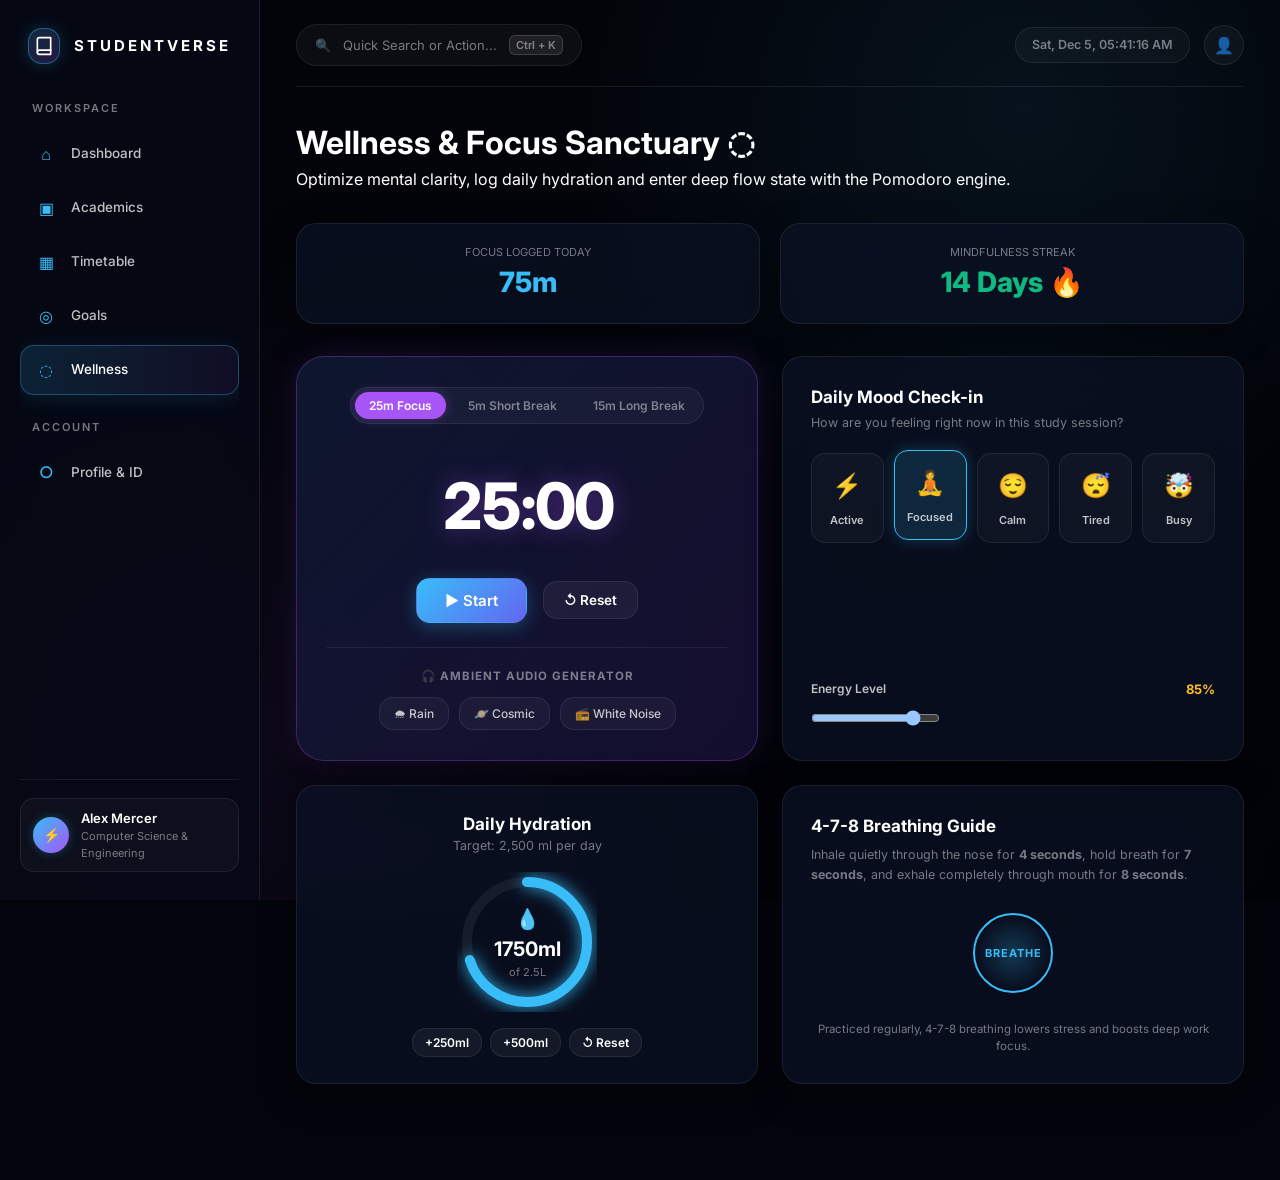
<file: wellness.html>
<!DOCTYPE html>
<html lang="en">
<head>
    <meta charset="UTF-8">
    <meta name="viewport" content="width=device-width, initial-scale=1.0">
    <title>StudentVerse — Wellness & Focus</title>
    <meta name="description" content="Student mental health and focus center: Pomodoro timer, ambient noise player, mood logs and hydration tracker.">
    <meta name="theme-color" content="#03050c">
    <link rel="icon" type="image/svg+xml" href="assets/icons/favicon.svg">
    <link rel="manifest" href="manifest.json">

    <!-- Fonts -->
    <link rel="preconnect" href="https://fonts.googleapis.com">
    <link rel="preconnect" href="https://fonts.gstatic.com" crossorigin>
    <link href="https://fonts.googleapis.com/css2?family=Inter:wght@300;400;500;600;700;800&display=swap" rel="stylesheet">

    <!-- Styles -->
    <link rel="stylesheet" href="css/base.css">
    <link rel="stylesheet" href="css/sidebar.css">
    <link rel="stylesheet" href="css/components.css">
    <link rel="stylesheet" href="css/wellness.css">
</head>
<body>

<!-- Page Loader -->
<div id="pageLoader">
    <div class="loader-content">
        <div class="loader-logo">WELLNESS</div>
        <div class="loader-line"><div class="loader-progress"></div></div>
    </div>
</div>

<div class="app-layout">
    <div class="sidebar-overlay" id="sidebarOverlay"></div>

    <!-- Sidebar -->
    <aside class="sidebar" id="sidebar">
        <a href="dashboard.html" class="logo-container">
            <div class="logo-icon">
                <svg viewBox="0 0 24 24" fill="none" stroke="currentColor" stroke-width="2" stroke-linecap="round" stroke-linejoin="round">
                    <path d="M4 19.5A2.5 2.5 0 0 1 6.5 17H20"></path>
                    <path d="M6.5 2H20v20H6.5A2.5 2.5 0 0 1 4 19.5v-15A2.5 2.5 0 0 1 6.5 2z"></path>
                </svg>
            </div>
            <div class="logo-text">StudentVerse</div>
        </a>

        <div class="nav-section">
            <div class="nav-title">WORKSPACE</div>
            <a href="dashboard.html" class="nav-item">
                <span class="nav-icon">⌂</span>
                <span>Dashboard</span>
            </a>
            <a href="academics.html" class="nav-item">
                <span class="nav-icon">▣</span>
                <span>Academics</span>
            </a>
            <a href="timetable.html" class="nav-item">
                <span class="nav-icon">▦</span>
                <span>Timetable</span>
            </a>
            <a href="goals.html" class="nav-item">
                <span class="nav-icon">◎</span>
                <span>Goals</span>
            </a>
            <a href="wellness.html" class="nav-item active">
                <span class="nav-icon">◌</span>
                <span>Wellness</span>
            </a>

            <div class="nav-title">ACCOUNT</div>
            <a href="profile.html" class="nav-item">
                <span class="nav-icon">○</span>
                <span>Profile & ID</span>
            </a>
        </div>

        <div class="sidebar-bottom">
            <a href="profile.html" class="profile-mini">
                <div class="avatar-mini" id="sidebarProfileAvatar">⚡</div>
                <div class="profile-mini-info">
                    <div class="profile-mini-name" id="sidebarProfileName">Alex Mercer</div>
                    <div class="profile-mini-role" id="sidebarProfileRole">Computer Science</div>
                </div>
            </a>
        </div>
    </aside>

    <!-- Main Content -->
    <main class="main-content">
        <header class="topbar">
            <button class="mobile-menu-btn" id="mobileMenuBtn">☰</button>

            <button class="search-command-btn">
                <span>🔍</span>
                <span class="search-command-text">Quick Search or Action...</span>
                <span class="kbd-shortcut">Ctrl + K</span>
            </button>

            <div class="topbar-actions">
                <div class="topbar-live-clock" id="topbarClock">--:--:--</div>
                <a href="profile.html" class="topbar-btn" title="Profile">👤</a>
            </div>
        </header>

        <div style="margin-bottom: 32px;">
            <h1 class="hero-title">Wellness & Focus Sanctuary ◌</h1>
            <p class="hero-subtitle">Optimize mental clarity, log daily hydration and enter deep flow state with the Pomodoro engine.</p>
        </div>

        <!-- Top Overview Stats -->
        <div style="display: grid; grid-template-columns: repeat(auto-fit, minmax(200px, 1fr)); gap: 20px; margin-bottom: 32px;">
            <div class="glass-panel" style="padding: 20px; text-align: center;">
                <div style="font-size: 11px; color: var(--text-muted); text-transform: uppercase;">Focus Logged Today</div>
                <div style="font-size: 28px; font-weight: 800; color: var(--cyan);" id="focusMinsToday">75m</div>
            </div>
            <div class="glass-panel" style="padding: 20px; text-align: center;">
                <div style="font-size: 11px; color: var(--text-muted); text-transform: uppercase;">Mindfulness Streak</div>
                <div style="font-size: 28px; font-weight: 800; color: var(--emerald);" id="streakDaysCount">14 Days 🔥</div>
            </div>
        </div>

        <div class="wellness-grid">
            <!-- 1. Pomodoro Focus Engine -->
            <div class="glass-panel pomodoro-card">
                <div class="pomo-modes">
                    <button class="pomo-mode-btn active" data-mode="focus">25m Focus</button>
                    <button class="pomo-mode-btn" data-mode="shortBreak">5m Short Break</button>
                    <button class="pomo-mode-btn" data-mode="longBreak">15m Long Break</button>
                </div>

                <div class="pomo-timer-display" id="pomoDisplay">25:00</div>

                <div class="pomo-controls">
                    <button class="btn btn-primary" id="pomoPlayBtn" style="padding: 12px 28px; font-size: 15px;">
                        ▶ Start
                    </button>
                    <button class="btn btn-secondary" id="pomoResetBtn">
                        ↺ Reset
                    </button>
                </div>

                <!-- Ambient Sound Player inside Pomodoro Card -->
                <div class="ambient-box">
                    <div style="font-size: 11.5px; font-weight: 700; color: var(--text-muted); letter-spacing: 1px; text-transform: uppercase;">
                        🎧 Ambient Audio Generator
                    </div>
                    <div class="ambient-options">
                        <button class="ambient-btn" data-sound="rain">🌧 Rain</button>
                        <button class="ambient-btn" data-sound="space">🪐 Cosmic</button>
                        <button class="ambient-btn" data-sound="white">📻 White Noise</button>
                    </div>
                </div>
            </div>

            <!-- 2. Daily Mood & Energy Tracker -->
            <div class="glass-panel" style="padding: 28px; display: flex; flex-direction: column; justify-content: space-between;">
                <div>
                    <h3 style="font-size: 17px; font-weight: 700; color: #ffffff; margin-bottom: 4px;">Daily Mood Check-in</h3>
                    <p style="font-size: 12.5px; color: var(--text-muted);">How are you feeling right now in this study session?</p>

                    <div class="mood-options">
                        <div class="mood-btn" data-mood="Energetic">
                            <span class="mood-emoji">⚡</span>
                            <span class="mood-text">Active</span>
                        </div>
                        <div class="mood-btn active" data-mood="Focused">
                            <span class="mood-emoji">🧘</span>
                            <span class="mood-text">Focused</span>
                        </div>
                        <div class="mood-btn" data-mood="Calm">
                            <span class="mood-emoji">😌</span>
                            <span class="mood-text">Calm</span>
                        </div>
                        <div class="mood-btn" data-mood="Tired">
                            <span class="mood-emoji">😴</span>
                            <span class="mood-text">Tired</span>
                        </div>
                        <div class="mood-btn" data-mood="Stressed">
                            <span class="mood-emoji">🤯</span>
                            <span class="mood-text">Busy</span>
                        </div>
                    </div>
                </div>

                <div>
                    <div style="display: flex; justify-content: space-between; margin-bottom: 8px;">
                        <span style="font-size: 12px; font-weight: 600; color: var(--text-secondary);">Energy Level</span>
                        <strong style="font-size: 13px; color: var(--gold);" id="energyValue">85%</strong>
                    </div>
                    <input type="range" min="10" max="100" value="85" class="goal-slider" id="energySlider">
                </div>
            </div>

            <!-- 3. Water Intake Tracker -->
            <div class="glass-panel water-tracker-card">
                <h3 style="font-size: 17px; font-weight: 700; color: #ffffff;">Daily Hydration</h3>
                <p style="font-size: 12.5px; color: var(--text-muted);">Target: 2,500 ml per day</p>

                <div class="water-ring-container">
                    <svg class="water-ring-svg" viewBox="0 0 140 140">
                        <circle class="water-ring-bg" cx="70" cy="70" r="60"></circle>
                        <circle class="water-ring-progress" id="waterRingProgress" cx="70" cy="70" r="60"></circle>
                    </svg>
                    <div class="water-ring-text">
                        <span style="font-size: 20px;">💧</span>
                        <div class="water-amount" id="waterAmountText">1,750ml</div>
                        <div class="water-target">of 2.5L</div>
                    </div>
                </div>

                <div style="display: flex; gap: 8px; justify-content: center; flex-wrap: wrap;">
                    <button class="btn btn-secondary" id="addWater250Btn" style="font-size: 12px; padding: 6px 12px;">+250ml</button>
                    <button class="btn btn-secondary" id="addWater500Btn" style="font-size: 12px; padding: 6px 12px;">+500ml</button>
                    <button class="btn btn-secondary" id="resetWaterBtn" style="font-size: 12px; padding: 6px 12px;">↺ Reset</button>
                </div>
            </div>

            <!-- 4. Mindfulness & Sleep Guide -->
            <div class="glass-panel" style="padding: 28px; display: flex; flex-direction: column; justify-content: space-between;">
                <div>
                    <h3 style="font-size: 17px; font-weight: 700; color: #ffffff; margin-bottom: 6px;">4-7-8 Breathing Guide</h3>
                    <p style="font-size: 12.5px; color: var(--text-muted); line-height: 1.6;">
                        Inhale quietly through the nose for <strong>4 seconds</strong>, hold breath for <strong>7 seconds</strong>, and exhale completely through mouth for <strong>8 seconds</strong>.
                    </p>
                </div>

                <div style="text-align: center; margin: 16px 0;">
                    <div style="width: 80px; height: 80px; border-radius: 50%; background: radial-gradient(circle, rgba(56, 189, 248, 0.25) 0%, transparent 70%); border: 2px solid var(--cyan); margin: 0 auto; display: flex; align-items: center; justify-content: center; animation: breathGlow 8s infinite ease-in-out;">
                        <span style="font-size: 11px; font-weight: 700; color: var(--cyan); letter-spacing: 1px;">BREATHE</span>
                    </div>
                </div>

                <div style="font-size: 11.5px; color: var(--text-muted); text-align: center;">
                    Practiced regularly, 4-7-8 breathing lowers stress and boosts deep work focus.
                </div>
            </div>
        </div>
    </main>
</div>

<style>
@keyframes breathGlow {
    0%, 100% { transform: scale(0.9); opacity: 0.6; }
    50% { transform: scale(1.2); opacity: 1; box-shadow: 0 0 30px rgba(56, 189, 248, 0.4); }
}
</style>

<!-- Scripts -->
<script src="js/store.js"></script>
<script src="js/audio.js"></script>
<script src="js/app.js"></script>
<script src="js/wellness.js"></script>
</body>
</html>
</file>
<file: css/base.css>
/* =========================================================
   STUDENTVERSE — CORE BASE & DESIGN SYSTEM
========================================================= */

:root {
    --bg-main: #03050c;
    --bg-darker: #020308;
    --bg-surface: rgba(11, 17, 34, 0.75);
    --bg-surface-hover: rgba(20, 30, 58, 0.85);
    --bg-surface-glass: rgba(14, 23, 48, 0.65);
    --card-bg: rgba(12, 19, 39, 0.65);

    --border-subtle: rgba(255, 255, 255, 0.08);
    --border-active: rgba(56, 189, 248, 0.4);
    --border-glow: rgba(168, 85, 247, 0.35);

    --text-primary: #ffffff;
    --text-secondary: rgba(255, 255, 255, 0.75);
    --text-muted: rgba(255, 255, 255, 0.45);
    --text-dim: rgba(255, 255, 255, 0.25);

    --cyan: #38bdf8;
    --cyan-glow: rgba(56, 189, 248, 0.35);
    --purple: #a855f7;
    --purple-glow: rgba(168, 85, 247, 0.35);
    --gold: #fbbf24;
    --gold-glow: rgba(251, 191, 36, 0.35);
    --emerald: #10b981;
    --emerald-glow: rgba(16, 185, 129, 0.35);
    --rose: #f43f5e;
    --rose-glow: rgba(244, 63, 94, 0.35);

    --radius-sm: 8px;
    --radius-md: 14px;
    --radius-lg: 20px;
    --radius-xl: 28px;
    --radius-full: 9999px;

    --transition-fast: 0.2s cubic-bezier(0.4, 0, 0.2, 1);
    --transition-normal: 0.35s cubic-bezier(0.4, 0, 0.2, 1);
    --transition-smooth: 0.5s cubic-bezier(0.16, 1, 0.3, 1);

    --sidebar-width: 260px;
    --header-height: 76px;
}

/* =========================================================
   GLOBAL RESETS
========================================================= */

* {
    margin: 0;
    padding: 0;
    box-sizing: border-box;
}

html {
    scroll-behavior: smooth;
    color-scheme: dark;
}

body {
    min-height: 100vh;
    overflow-x: hidden;
    font-family: "Inter", -apple-system, BlinkMacSystemFont, "Segoe UI", Roboto, sans-serif;
    color: var(--text-primary);
    background-color: var(--bg-main);
    background-image:
        radial-gradient(circle at 80% 12%, rgba(56, 189, 248, 0.08) 0%, transparent 35%),
        radial-gradient(circle at 15% 85%, rgba(168, 85, 247, 0.07) 0%, transparent 40%),
        radial-gradient(circle at 50% 50%, rgba(3, 5, 12, 1) 0%, #020308 100%);
    background-attachment: fixed;
    line-height: 1.5;
    -webkit-font-smoothing: antialiased;
}

/* =========================================================
   CUSTOM SCROLLBAR
========================================================= */

::-webkit-scrollbar {
    width: 6px;
    height: 6px;
}

::-webkit-scrollbar-track {
    background: rgba(3, 5, 12, 0.8);
}

::-webkit-scrollbar-thumb {
    background: rgba(255, 255, 255, 0.15);
    border-radius: 999px;
}

::-webkit-scrollbar-thumb:hover {
    background: rgba(56, 189, 248, 0.4);
}

/* =========================================================
   TYPOGRAPHY & UTILITIES
========================================================= */

a {
    color: inherit;
    text-decoration: none;
}

button {
    font-family: inherit;
    cursor: pointer;
    border: none;
    background: none;
    outline: none;
}

input, select, textarea {
    font-family: inherit;
    color: inherit;
}

.text-gradient-cyan {
    background: linear-gradient(135deg, #ffffff 30%, var(--cyan) 100%);
    -webkit-background-clip: text;
    -webkit-text-fill-color: transparent;
}

.text-gradient-gold {
    background: linear-gradient(135deg, #ffffff 30%, var(--gold) 100%);
    -webkit-background-clip: text;
    -webkit-text-fill-color: transparent;
}

.text-gradient-purple {
    background: linear-gradient(135deg, #ffffff 30%, var(--purple) 100%);
    -webkit-background-clip: text;
    -webkit-text-fill-color: transparent;
}

/* Glass panel */
.glass-panel {
    background: var(--card-bg);
    border: 1px solid var(--border-subtle);
    backdrop-filter: blur(20px);
    -webkit-backdrop-filter: blur(20px);
    border-radius: var(--radius-lg);
    box-shadow: 0 10px 35px rgba(0, 0, 0, 0.35);
    transition: transform var(--transition-normal), border-color var(--transition-normal), box-shadow var(--transition-normal);
}

.glass-panel:hover {
    border-color: rgba(255, 255, 255, 0.16);
}

/* Page Loader */
#pageLoader {
    position: fixed;
    inset: 0;
    z-index: 99999;
    display: flex;
    align-items: center;
    justify-content: center;
    background: #03050c;
    transition: opacity 0.7s ease, visibility 0.7s ease;
}

#pageLoader.hide {
    opacity: 0;
    visibility: hidden;
    pointer-events: none;
}

.loader-content {
    text-align: center;
}

.loader-logo {
    font-size: 13px;
    letter-spacing: 8px;
    color: rgba(255, 255, 255, 0.8);
    margin-bottom: 24px;
    font-weight: 600;
}

.loader-line {
    width: 200px;
    height: 2px;
    background: rgba(255, 255, 255, 0.08);
    border-radius: 4px;
    overflow: hidden;
    position: relative;
}

.loader-progress {
    width: 0%;
    height: 100%;
    background: linear-gradient(90deg, var(--cyan), var(--purple));
    box-shadow: 0 0 15px var(--cyan);
    animation: loaderProgressAnim 1.1s ease forwards;
}

@keyframes loaderProgressAnim {
    0% { width: 0%; }
    50% { width: 65%; }
    100% { width: 100%; }
}
</file>
<file: css/sidebar.css>
/* =========================================================
   STUDENTVERSE — UNIFIED SIDEBAR & TOPBAR STYLES
========================================================= */

.app-layout {
    display: flex;
    min-height: 100vh;
    position: relative;
}

/* =========================
   SIDEBAR
========================= */

.sidebar {
    width: var(--sidebar-width);
    height: 100vh;
    position: fixed;
    top: 0;
    left: 0;
    z-index: 100;
    display: flex;
    flex-direction: column;
    background: rgba(6, 10, 22, 0.85);
    backdrop-filter: blur(24px);
    -webkit-backdrop-filter: blur(24px);
    border-right: 1px solid var(--border-subtle);
    padding: 28px 20px;
    transition: transform var(--transition-smooth);
}

.logo-container {
    display: flex;
    align-items: center;
    gap: 14px;
    margin-bottom: 36px;
    padding: 0 8px;
    text-decoration: none;
}

.logo-icon {
    width: 36px;
    height: 36px;
    border-radius: var(--radius-md);
    background: linear-gradient(135deg, rgba(56, 189, 248, 0.2), rgba(168, 85, 247, 0.2));
    border: 1px solid rgba(56, 189, 248, 0.4);
    display: flex;
    align-items: center;
    justify-content: center;
    box-shadow: 0 0 16px rgba(56, 189, 248, 0.2);
}

.logo-icon svg {
    width: 20px;
    height: 20px;
}

.logo-text {
    font-size: 15px;
    font-weight: 700;
    letter-spacing: 3px;
    color: #ffffff;
    text-transform: uppercase;
}

.nav-section {
    display: flex;
    flex-direction: column;
    gap: 4px;
    flex-grow: 1;
    overflow-y: auto;
}

.nav-title {
    font-size: 11px;
    font-weight: 600;
    letter-spacing: 2px;
    color: var(--text-muted);
    text-transform: uppercase;
    margin: 20px 0 8px 12px;
}

.nav-section .nav-title:first-child {
    margin-top: 0;
}

.nav-item {
    display: flex;
    align-items: center;
    gap: 14px;
    padding: 12px 14px;
    border-radius: var(--radius-md);
    color: var(--text-secondary);
    font-size: 13.5px;
    font-weight: 500;
    transition: all var(--transition-fast);
    border: 1px solid transparent;
    position: relative;
}

.nav-item:hover {
    color: #ffffff;
    background: rgba(255, 255, 255, 0.05);
    transform: translateX(3px);
}

.nav-item.active {
    color: #ffffff;
    background: linear-gradient(90deg, rgba(56, 189, 248, 0.15) 0%, rgba(168, 85, 247, 0.08) 100%);
    border-color: rgba(56, 189, 248, 0.3);
    box-shadow: 0 4px 20px rgba(56, 189, 248, 0.12);
}

.nav-item.active::before {
    content: "";
    position: absolute;
    left: -20px;
    top: 50%;
    transform: translateY(-50%);
    width: 3px;
    height: 20px;
    background: var(--cyan);
    border-radius: 0 4px 4px 0;
    box-shadow: 0 0 10px var(--cyan);
}

.nav-icon {
    font-size: 16px;
    width: 22px;
    text-align: center;
    display: flex;
    align-items: center;
    justify-content: center;
    color: var(--cyan);
    transition: transform var(--transition-fast);
}

.nav-item:hover .nav-icon {
    transform: scale(1.15);
}

.nav-badge {
    margin-left: auto;
    font-size: 10.5px;
    font-weight: 700;
    padding: 2px 7px;
    border-radius: 20px;
    background: rgba(56, 189, 248, 0.15);
    color: var(--cyan);
    border: 1px solid rgba(56, 189, 248, 0.3);
}

/* Sidebar Profile Bottom */
.sidebar-bottom {
    margin-top: auto;
    padding-top: 18px;
    border-top: 1px solid var(--border-subtle);
}

.profile-mini {
    display: flex;
    align-items: center;
    gap: 12px;
    padding: 10px 12px;
    border-radius: var(--radius-md);
    background: rgba(255, 255, 255, 0.03);
    border: 1px solid var(--border-subtle);
    transition: all var(--transition-fast);
    text-decoration: none;
}

.profile-mini:hover {
    background: rgba(255, 255, 255, 0.07);
    border-color: rgba(56, 189, 248, 0.3);
}

.avatar-mini {
    width: 36px;
    height: 36px;
    border-radius: 50%;
    background: linear-gradient(135deg, var(--cyan), var(--purple));
    display: flex;
    align-items: center;
    justify-content: center;
    font-size: 14px;
    font-weight: 700;
    color: #ffffff;
    box-shadow: 0 0 10px rgba(56, 189, 248, 0.3);
    flex-shrink: 0;
}

.profile-mini-info {
    overflow: hidden;
}

.profile-mini-name {
    font-size: 13px;
    font-weight: 600;
    color: #ffffff;
    white-space: nowrap;
    overflow: hidden;
    text-overflow: ellipsis;
}

.profile-mini-role {
    font-size: 11px;
    color: var(--text-muted);
}

/* =========================
   MAIN CONTENT WRAPPER
========================= */

.main-content {
    margin-left: var(--sidebar-width);
    flex-grow: 1;
    min-height: 100vh;
    padding: 24px 36px 60px;
    display: flex;
    flex-direction: column;
    max-width: calc(100vw - var(--sidebar-width));
}

/* =========================
   HEADER / TOPBAR
========================= */

.topbar {
    display: flex;
    align-items: center;
    justify-content: space-between;
    gap: 20px;
    margin-bottom: 32px;
    padding-bottom: 20px;
    border-bottom: 1px solid var(--border-subtle);
}

.search-command-btn {
    display: flex;
    align-items: center;
    gap: 12px;
    padding: 10px 18px;
    background: rgba(255, 255, 255, 0.04);
    border: 1px solid var(--border-subtle);
    border-radius: var(--radius-full);
    color: var(--text-muted);
    font-size: 13px;
    transition: all var(--transition-fast);
    cursor: pointer;
    min-width: 260px;
}

.search-command-btn:hover {
    background: rgba(255, 255, 255, 0.08);
    border-color: var(--border-active);
    color: var(--text-secondary);
}

.kbd-shortcut {
    margin-left: auto;
    font-size: 11px;
    font-weight: 600;
    padding: 2px 6px;
    border-radius: 6px;
    background: rgba(255, 255, 255, 0.08);
    border: 1px solid rgba(255, 255, 255, 0.15);
    color: var(--text-muted);
}

.topbar-actions {
    display: flex;
    align-items: center;
    gap: 14px;
}

.topbar-btn {
    width: 40px;
    height: 40px;
    border-radius: 50%;
    background: rgba(255, 255, 255, 0.04);
    border: 1px solid var(--border-subtle);
    display: flex;
    align-items: center;
    justify-content: center;
    color: var(--text-secondary);
    font-size: 16px;
    transition: all var(--transition-fast);
    position: relative;
}

.topbar-btn:hover {
    background: rgba(255, 255, 255, 0.1);
    color: #ffffff;
    border-color: rgba(56, 189, 248, 0.4);
    transform: translateY(-2px);
}

.topbar-live-clock {
    font-size: 12.5px;
    font-weight: 600;
    color: var(--text-muted);
    padding: 8px 16px;
    border-radius: var(--radius-full);
    background: rgba(255, 255, 255, 0.03);
    border: 1px solid var(--border-subtle);
}

/* Mobile Menu Button */
.mobile-menu-btn {
    display: none;
    width: 40px;
    height: 40px;
    border-radius: var(--radius-md);
    background: rgba(255, 255, 255, 0.05);
    border: 1px solid var(--border-subtle);
    color: #ffffff;
    font-size: 20px;
    align-items: center;
    justify-content: center;
}

/* Sidebar Overlay */
.sidebar-overlay {
    position: fixed;
    inset: 0;
    background: rgba(0, 0, 0, 0.65);
    backdrop-filter: blur(8px);
    z-index: 95;
    opacity: 0;
    visibility: hidden;
    transition: opacity var(--transition-normal), visibility var(--transition-normal);
}

.sidebar-overlay.show {
    opacity: 1;
    visibility: visible;
}

/* Responsive */
@media (max-width: 992px) {
    .sidebar {
        transform: translateX(-100%);
    }

    .sidebar.open {
        transform: translateX(0);
    }

    .main-content {
        margin-left: 0;
        max-width: 100vw;
        padding: 20px 20px 40px;
    }

    .mobile-menu-btn {
        display: flex;
    }

    .search-command-btn {
        min-width: auto;
    }

    .search-command-text {
        display: none;
    }
}
</file>
<file: css/components.css>
/* =========================================================
   STUDENTVERSE — REUSABLE COMPONENTS & MODALS
========================================================= */

/* =========================
   BUTTONS
========================= */

.btn {
    display: inline-flex;
    align-items: center;
    justify-content: center;
    gap: 8px;
    padding: 10px 20px;
    border-radius: var(--radius-md);
    font-size: 13.5px;
    font-weight: 600;
    transition: all var(--transition-fast);
    cursor: pointer;
    border: 1px solid transparent;
}

.btn-primary {
    background: linear-gradient(135deg, #38bdf8 0%, #6366f1 100%);
    color: #ffffff;
    box-shadow: 0 4px 18px rgba(56, 189, 248, 0.3);
}

.btn-primary:hover {
    transform: translateY(-2px);
    box-shadow: 0 6px 24px rgba(56, 189, 248, 0.45);
    filter: brightness(1.1);
}

.btn-secondary {
    background: rgba(255, 255, 255, 0.05);
    color: var(--text-primary);
    border-color: var(--border-subtle);
}

.btn-secondary:hover {
    background: rgba(255, 255, 255, 0.1);
    border-color: rgba(255, 255, 255, 0.2);
    transform: translateY(-2px);
}

.btn-danger {
    background: rgba(244, 63, 94, 0.15);
    color: #fb7185;
    border-color: rgba(244, 63, 94, 0.3);
}

.btn-danger:hover {
    background: rgba(244, 63, 94, 0.25);
    border-color: rgba(244, 63, 94, 0.5);
    transform: translateY(-2px);
}

.btn-icon {
    width: 36px;
    height: 36px;
    padding: 0;
    border-radius: var(--radius-md);
}

/* =========================
   BADGES & PILLS
========================= */

.badge {
    display: inline-flex;
    align-items: center;
    gap: 6px;
    padding: 4px 10px;
    border-radius: var(--radius-full);
    font-size: 11.5px;
    font-weight: 600;
    letter-spacing: 0.5px;
}

.badge-cyan {
    background: rgba(56, 189, 248, 0.12);
    color: var(--cyan);
    border: 1px solid rgba(56, 189, 248, 0.3);
}

.badge-purple {
    background: rgba(168, 85, 247, 0.12);
    color: var(--purple);
    border: 1px solid rgba(168, 85, 247, 0.3);
}

.badge-gold {
    background: rgba(251, 191, 36, 0.12);
    color: var(--gold);
    border: 1px solid rgba(251, 191, 36, 0.3);
}

.badge-emerald {
    background: rgba(16, 185, 129, 0.12);
    color: var(--emerald);
    border: 1px solid rgba(16, 185, 129, 0.3);
}

/* =========================
   FORM CONTROLS
========================= */

.form-group {
    display: flex;
    flex-direction: column;
    gap: 8px;
    margin-bottom: 18px;
}

.form-label {
    font-size: 12px;
    font-weight: 600;
    letter-spacing: 1px;
    text-transform: uppercase;
    color: var(--text-secondary);
}

.form-input, .form-select, .form-textarea {
    width: 100%;
    padding: 12px 16px;
    background: rgba(6, 10, 22, 0.7);
    border: 1px solid var(--border-subtle);
    border-radius: var(--radius-md);
    color: #ffffff;
    font-size: 14px;
    transition: all var(--transition-fast);
}

.form-input:focus, .form-select:focus, .form-textarea:focus {
    outline: none;
    border-color: var(--cyan);
    box-shadow: 0 0 15px rgba(56, 189, 248, 0.25);
    background: rgba(10, 16, 35, 0.85);
}

.form-input::placeholder {
    color: var(--text-muted);
}

/* =========================
   MODALS
========================= */

.modal-backdrop {
    position: fixed;
    inset: 0;
    background: rgba(2, 4, 10, 0.75);
    backdrop-filter: blur(12px);
    -webkit-backdrop-filter: blur(12px);
    z-index: 1000;
    display: flex;
    align-items: center;
    justify-content: center;
    padding: 20px;
    opacity: 0;
    visibility: hidden;
    transition: all var(--transition-normal);
}

.modal-backdrop.show {
    opacity: 1;
    visibility: visible;
}

.modal-card {
    background: rgba(13, 20, 42, 0.95);
    border: 1px solid rgba(255, 255, 255, 0.12);
    border-radius: var(--radius-xl);
    width: 100%;
    max-width: 520px;
    padding: 30px;
    box-shadow: 0 25px 60px rgba(0, 0, 0, 0.6), 0 0 40px rgba(56, 189, 248, 0.15);
    transform: scale(0.92) translateY(20px);
    transition: all var(--transition-normal);
    max-height: 90vh;
    overflow-y: auto;
}

.modal-backdrop.show .modal-card {
    transform: scale(1) translateY(0);
}

.modal-header {
    display: flex;
    align-items: center;
    justify-content: space-between;
    margin-bottom: 22px;
}

.modal-title {
    font-size: 18px;
    font-weight: 700;
    color: #ffffff;
}

.modal-close {
    width: 32px;
    height: 32px;
    border-radius: 50%;
    background: rgba(255, 255, 255, 0.05);
    color: var(--text-muted);
    display: flex;
    align-items: center;
    justify-content: center;
    font-size: 18px;
    transition: all var(--transition-fast);
}

.modal-close:hover {
    background: rgba(255, 255, 255, 0.15);
    color: #ffffff;
}

.modal-footer {
    display: flex;
    align-items: center;
    justify-content: flex-end;
    gap: 12px;
    margin-top: 26px;
    padding-top: 18px;
    border-top: 1px solid var(--border-subtle);
}

/* =========================
   COMMAND PALETTE (CTRL + K)
========================= */

#commandPalette.modal-backdrop {
    z-index: 10000;
    align-items: flex-start;
    padding-top: 12vh;
}

#commandPalette .modal-card {
    max-width: 620px;
    padding: 0;
    background: rgba(10, 16, 35, 0.96);
    border: 1px solid rgba(56, 189, 248, 0.3);
    box-shadow: 0 25px 80px rgba(0, 0, 0, 0.7), 0 0 50px rgba(56, 189, 248, 0.2);
    overflow: hidden;
}

.cmd-search-box {
    display: flex;
    align-items: center;
    gap: 14px;
    padding: 18px 24px;
    border-bottom: 1px solid var(--border-subtle);
}

.cmd-search-box input {
    flex-grow: 1;
    background: none;
    border: none;
    outline: none;
    font-size: 16px;
    color: #ffffff;
}

.cmd-search-box input::placeholder {
    color: var(--text-muted);
}

.cmd-results {
    max-height: 360px;
    overflow-y: auto;
    padding: 12px;
}

.cmd-group-title {
    font-size: 11px;
    font-weight: 700;
    letter-spacing: 2px;
    color: var(--text-muted);
    text-transform: uppercase;
    padding: 8px 12px 4px;
}

.cmd-item {
    display: flex;
    align-items: center;
    gap: 14px;
    padding: 12px 14px;
    border-radius: var(--radius-md);
    cursor: pointer;
    transition: all var(--transition-fast);
    color: var(--text-secondary);
}

.cmd-item:hover, .cmd-item.selected {
    background: linear-gradient(90deg, rgba(56, 189, 248, 0.18) 0%, rgba(168, 85, 247, 0.1) 100%);
    color: #ffffff;
    transform: translateX(4px);
}

.cmd-item-icon {
    font-size: 18px;
    color: var(--cyan);
}

.cmd-item-text {
    flex-grow: 1;
    font-size: 14px;
    font-weight: 500;
}

.cmd-item-hint {
    font-size: 11.5px;
    color: var(--text-muted);
}

.cmd-footer {
    display: flex;
    align-items: center;
    justify-content: space-between;
    padding: 10px 20px;
    background: rgba(6, 10, 22, 0.8);
    border-top: 1px solid var(--border-subtle);
    font-size: 11.5px;
    color: var(--text-muted);
}

/* =========================
   TOAST NOTIFICATIONS
========================= */

#toastContainer {
    position: fixed;
    bottom: 28px;
    right: 28px;
    z-index: 99999;
    display: flex;
    flex-direction: column;
    gap: 12px;
    pointer-events: none;
}

.toast {
    pointer-events: auto;
    display: flex;
    align-items: center;
    gap: 14px;
    padding: 14px 20px;
    background: rgba(14, 23, 48, 0.95);
    border: 1px solid rgba(255, 255, 255, 0.12);
    border-radius: var(--radius-lg);
    backdrop-filter: blur(20px);
    box-shadow: 0 10px 30px rgba(0, 0, 0, 0.4), 0 0 20px rgba(56, 189, 248, 0.2);
    color: #ffffff;
    font-size: 13.5px;
    font-weight: 500;
    min-width: 280px;
    max-width: 420px;
    transform: translateX(100px);
    opacity: 0;
    transition: all var(--transition-normal);
}

.toast.show {
    transform: translateX(0);
    opacity: 1;
}

.toast-success {
    border-color: rgba(16, 185, 129, 0.4);
    box-shadow: 0 10px 30px rgba(0, 0, 0, 0.4), 0 0 20px rgba(16, 185, 129, 0.25);
}

.toast-info {
    border-color: rgba(56, 189, 248, 0.4);
    box-shadow: 0 10px 30px rgba(0, 0, 0, 0.4), 0 0 20px rgba(56, 189, 248, 0.25);
}

.toast-warning {
    border-color: rgba(251, 191, 36, 0.4);
    box-shadow: 0 10px 30px rgba(0, 0, 0, 0.4), 0 0 20px rgba(251, 191, 36, 0.25);
}

.toast-icon {
    font-size: 18px;
}
</file>
<file: css/academics.css>
/* =========================================================
   STUDENTVERSE — ACADEMICS SPECIFIC STYLES
========================================================= */

.academics-header {
    display: flex;
    align-items: center;
    justify-content: space-between;
    margin-bottom: 32px;
    flex-wrap: wrap;
    gap: 16px;
}

.gpa-summary-card {
    background: linear-gradient(135deg, rgba(14, 23, 48, 0.9) 0%, rgba(20, 30, 65, 0.8) 100%);
    border: 1px solid rgba(56, 189, 248, 0.25);
    border-radius: var(--radius-xl);
    padding: 30px;
    margin-bottom: 32px;
    display: flex;
    align-items: center;
    justify-content: space-between;
    flex-wrap: wrap;
    gap: 24px;
    box-shadow: 0 10px 40px rgba(0, 0, 0, 0.4), 0 0 30px rgba(56, 189, 248, 0.1);
}

.gpa-main-display {
    display: flex;
    align-items: baseline;
    gap: 12px;
}

.gpa-big-number {
    font-size: 54px;
    font-weight: 800;
    line-height: 1;
    background: linear-gradient(135deg, #ffffff 40%, var(--cyan) 100%);
    -webkit-background-clip: text;
    -webkit-text-fill-color: transparent;
}

.gpa-scale {
    font-size: 18px;
    color: var(--text-muted);
}

.gpa-breakdown {
    display: flex;
    gap: 32px;
    flex-wrap: wrap;
}

.gpa-stat-item {
    display: flex;
    flex-direction: column;
    gap: 4px;
}

.gpa-stat-title {
    font-size: 11.5px;
    font-weight: 600;
    color: var(--text-muted);
    letter-spacing: 1px;
    text-transform: uppercase;
}

.gpa-stat-val {
    font-size: 22px;
    font-weight: 700;
    color: #ffffff;
}

/* Course Cards Grid */
.courses-grid {
    display: grid;
    grid-template-columns: repeat(auto-fill, minmax(320px, 1fr));
    gap: 24px;
    margin-bottom: 36px;
}

.course-card {
    padding: 24px;
    display: flex;
    flex-direction: column;
    gap: 18px;
    position: relative;
    border: 1px solid var(--border-subtle);
    border-radius: var(--radius-lg);
    background: var(--card-bg);
    transition: all var(--transition-normal);
}

.course-card:hover {
    transform: translateY(-4px);
    border-color: rgba(56, 189, 248, 0.4);
    box-shadow: 0 12px 30px rgba(0, 0, 0, 0.4), 0 0 20px rgba(56, 189, 248, 0.15);
}

.course-top {
    display: flex;
    align-items: center;
    justify-content: space-between;
}

.course-code {
    font-size: 12px;
    font-weight: 700;
    letter-spacing: 1px;
    color: var(--cyan);
}

.course-title {
    font-size: 17px;
    font-weight: 700;
    color: #ffffff;
}

.course-instructor {
    font-size: 12.5px;
    color: var(--text-muted);
    display: flex;
    align-items: center;
    gap: 6px;
}

.course-progress-section {
    display: flex;
    flex-direction: column;
    gap: 8px;
}

.progress-labels {
    display: flex;
    justify-content: space-between;
    font-size: 12px;
    color: var(--text-secondary);
}

.progress-bar-track {
    width: 100%;
    height: 8px;
    background: rgba(255, 255, 255, 0.06);
    border-radius: 999px;
    overflow: hidden;
}

.progress-bar-fill {
    height: 100%;
    background: linear-gradient(90deg, var(--cyan), var(--purple));
    border-radius: 999px;
    transition: width 0.8s ease;
}

/* Syllabus Interactive List */
.syllabus-list {
    display: flex;
    flex-direction: column;
    gap: 10px;
    margin-top: 10px;
}

.syllabus-item {
    display: flex;
    align-items: center;
    gap: 10px;
    padding: 10px 14px;
    background: rgba(255, 255, 255, 0.02);
    border-radius: var(--radius-md);
    border: 1px solid var(--border-subtle);
    font-size: 13px;
    cursor: pointer;
    transition: all var(--transition-fast);
}

.syllabus-item:hover {
    background: rgba(255, 255, 255, 0.05);
}

.syllabus-item.completed {
    color: var(--text-muted);
    text-decoration: line-through;
    border-color: rgba(16, 185, 129, 0.2);
}

.syllabus-checkbox {
    width: 18px;
    height: 18px;
    border-radius: 4px;
    border: 1px solid var(--cyan);
    display: flex;
    align-items: center;
    justify-content: center;
    font-size: 11px;
    color: transparent;
    cursor: pointer;
}

.syllabus-item.completed .syllabus-checkbox {
    background: var(--emerald);
    border-color: var(--emerald);
    color: #ffffff;
}

/* Calculator Table */
.calc-table {
    width: 100%;
    border-collapse: collapse;
    margin-bottom: 20px;
}

.calc-table th {
    text-align: left;
    padding: 10px 12px;
    font-size: 11px;
    font-weight: 700;
    letter-spacing: 1px;
    color: var(--text-muted);
    border-bottom: 1px solid var(--border-subtle);
}

.calc-table td {
    padding: 12px;
    border-bottom: 1px solid rgba(255, 255, 255, 0.04);
}

.calc-row-delete {
    color: #fb7185;
    cursor: pointer;
    font-size: 16px;
}
</file>
<file: css/dashboard.css>
/* =========================================================
   STUDENTVERSE — DASHBOARD SPECIFIC STYLES
========================================================= */

.dashboard-hero {
    display: flex;
    align-items: center;
    justify-content: space-between;
    margin-bottom: 32px;
    gap: 20px;
    flex-wrap: wrap;
}

.hero-title {
    font-size: 28px;
    font-weight: 700;
    letter-spacing: -0.5px;
}

.hero-subtitle {
    font-size: 14px;
    color: var(--text-muted);
    margin-top: 4px;
}

.hero-actions {
    display: flex;
    align-items: center;
    gap: 12px;
}

/* Stats Grid */
.stats-grid {
    display: grid;
    grid-template-columns: repeat(auto-fit, minmax(220px, 1fr));
    gap: 20px;
    margin-bottom: 32px;
}

.stat-card {
    padding: 24px;
    position: relative;
    overflow: hidden;
    display: flex;
    flex-direction: column;
    justify-content: space-between;
}

.stat-card::after {
    content: "";
    position: absolute;
    top: -50px;
    right: -50px;
    width: 120px;
    height: 120px;
    border-radius: 50%;
    filter: blur(40px);
    pointer-events: none;
    opacity: 0.2;
}

.stat-card.cyan::after { background: var(--cyan); }
.stat-card.purple::after { background: var(--purple); }
.stat-card.gold::after { background: var(--gold); }
.stat-card.emerald::after { background: var(--emerald); }

.stat-top {
    display: flex;
    align-items: center;
    justify-content: space-between;
    margin-bottom: 16px;
}

.stat-label {
    font-size: 12px;
    font-weight: 600;
    letter-spacing: 1.5px;
    color: var(--text-muted);
    text-transform: uppercase;
}

.stat-icon {
    width: 38px;
    height: 38px;
    border-radius: var(--radius-md);
    display: flex;
    align-items: center;
    justify-content: center;
    font-size: 18px;
}

.stat-value {
    font-size: 32px;
    font-weight: 700;
    letter-spacing: -1px;
    color: #ffffff;
    margin-bottom: 6px;
}

.stat-sub {
    font-size: 12px;
    color: var(--text-secondary);
    display: flex;
    align-items: center;
    gap: 6px;
}

/* Dashboard Panels Layout */
.dashboard-grid {
    display: grid;
    grid-template-columns: 2fr 1fr;
    gap: 24px;
    margin-bottom: 32px;
}

.panel {
    padding: 26px;
    display: flex;
    flex-direction: column;
}

.panel-header {
    display: flex;
    align-items: center;
    justify-content: space-between;
    margin-bottom: 22px;
}

.panel-title {
    font-size: 16px;
    font-weight: 700;
    color: #ffffff;
    display: flex;
    align-items: center;
    gap: 10px;
}

/* Workload Chart */
.workload-bars {
    display: flex;
    align-items: flex-end;
    justify-content: space-between;
    height: 180px;
    padding: 20px 10px 10px;
    gap: 14px;
}

.bar-col {
    display: flex;
    flex-direction: column;
    align-items: center;
    gap: 10px;
    flex: 1;
    height: 100%;
    justify-content: flex-end;
}

.bar-track {
    width: 100%;
    max-width: 32px;
    height: 100%;
    background: rgba(255, 255, 255, 0.04);
    border-radius: var(--radius-full);
    position: relative;
    display: flex;
    align-items: flex-end;
    overflow: hidden;
}

.bar-fill {
    width: 100%;
    height: 0%;
    border-radius: var(--radius-full);
    background: linear-gradient(180deg, var(--cyan) 0%, var(--purple) 100%);
    box-shadow: 0 0 12px var(--cyan-glow);
    transition: height 1.2s cubic-bezier(0.16, 1, 0.3, 1);
}

.bar-day {
    font-size: 11px;
    font-weight: 600;
    color: var(--text-muted);
}

/* Schedule List on Dashboard */
.schedule-list {
    display: flex;
    flex-direction: column;
    gap: 12px;
}

.schedule-item {
    display: flex;
    align-items: center;
    gap: 14px;
    padding: 14px;
    border-radius: var(--radius-md);
    background: rgba(255, 255, 255, 0.03);
    border: 1px solid var(--border-subtle);
    transition: all var(--transition-fast);
}

.schedule-item:hover {
    background: rgba(255, 255, 255, 0.06);
    border-color: var(--border-active);
    transform: translateX(4px);
}

.schedule-time {
    font-size: 12px;
    font-weight: 700;
    color: var(--cyan);
    min-width: 65px;
}

.schedule-info {
    flex-grow: 1;
}

.schedule-name {
    font-size: 13.5px;
    font-weight: 600;
    color: #ffffff;
}

.schedule-meta {
    font-size: 11.5px;
    color: var(--text-muted);
}

/* Recent Activity */
.activity-list {
    display: flex;
    flex-direction: column;
    gap: 14px;
}

.activity-item {
    display: flex;
    align-items: flex-start;
    gap: 12px;
    padding-bottom: 14px;
    border-bottom: 1px solid var(--border-subtle);
}

.activity-item:last-child {
    border-bottom: none;
    padding-bottom: 0;
}

.activity-dot {
    width: 8px;
    height: 8px;
    border-radius: 50%;
    background: var(--cyan);
    margin-top: 6px;
    box-shadow: 0 0 8px var(--cyan);
    flex-shrink: 0;
}

.activity-text {
    font-size: 13px;
    color: var(--text-secondary);
    flex-grow: 1;
}

.activity-time {
    font-size: 11px;
    color: var(--text-muted);
}

@media (max-width: 992px) {
    .dashboard-grid {
        grid-template-columns: 1fr;
    }
}
</file>
<file: css/goals.css>
/* =========================================================
   STUDENTVERSE — GOALS SPECIFIC STYLES
========================================================= */

.goals-header {
    display: flex;
    align-items: center;
    justify-content: space-between;
    margin-bottom: 28px;
    flex-wrap: wrap;
    gap: 16px;
}

.category-tabs {
    display: flex;
    gap: 10px;
    margin-bottom: 28px;
    overflow-x: auto;
    padding-bottom: 4px;
}

.category-tab {
    padding: 9px 18px;
    border-radius: var(--radius-full);
    font-size: 13px;
    font-weight: 600;
    color: var(--text-muted);
    background: rgba(255, 255, 255, 0.03);
    border: 1px solid var(--border-subtle);
    transition: all var(--transition-fast);
    cursor: pointer;
    white-space: nowrap;
}

.category-tab:hover {
    color: #ffffff;
    background: rgba(255, 255, 255, 0.07);
}

.category-tab.active {
    background: linear-gradient(135deg, rgba(56, 189, 248, 0.2), rgba(168, 85, 247, 0.2));
    border-color: var(--cyan);
    color: #ffffff;
    box-shadow: 0 0 15px rgba(56, 189, 248, 0.2);
}

/* Goals Grid */
.goals-grid {
    display: grid;
    grid-template-columns: repeat(auto-fill, minmax(320px, 1fr));
    gap: 22px;
    margin-bottom: 36px;
}

.goal-card {
    padding: 24px;
    border-radius: var(--radius-lg);
    background: var(--card-bg);
    border: 1px solid var(--border-subtle);
    display: flex;
    flex-direction: column;
    gap: 16px;
    transition: all var(--transition-normal);
    position: relative;
}

.goal-card:hover {
    transform: translateY(-3px);
    border-color: rgba(56, 189, 248, 0.35);
    box-shadow: 0 12px 30px rgba(0, 0, 0, 0.35);
}

.goal-card-top {
    display: flex;
    align-items: flex-start;
    justify-content: space-between;
    gap: 12px;
}

.goal-name {
    font-size: 16px;
    font-weight: 700;
    color: #ffffff;
}

.goal-category-badge {
    font-size: 10px;
    font-weight: 700;
    letter-spacing: 1px;
    padding: 3px 8px;
    border-radius: var(--radius-full);
    text-transform: uppercase;
}

.goal-slider-row {
    display: flex;
    align-items: center;
    gap: 12px;
}

.goal-slider {
    flex-grow: 1;
    -webkit-appearance: none;
    appearance: none;
    height: 6px;
    background: rgba(255, 255, 255, 0.08);
    border-radius: 999px;
    outline: none;
}

.goal-slider::-webkit-slider-thumb {
    -webkit-appearance: none;
    appearance: none;
    width: 18px;
    height: 18px;
    border-radius: 50%;
    background: var(--cyan);
    cursor: pointer;
    box-shadow: 0 0 10px var(--cyan);
    transition: transform var(--transition-fast);
}

.goal-slider::-webkit-slider-thumb:hover {
    transform: scale(1.2);
}

.goal-actions {
    display: flex;
    align-items: center;
    justify-content: space-between;
    padding-top: 12px;
    border-top: 1px solid var(--border-subtle);
}

.goal-adjust-btn {
    padding: 4px 10px;
    border-radius: 6px;
    background: rgba(255, 255, 255, 0.05);
    font-size: 11.5px;
    font-weight: 600;
    color: var(--text-secondary);
    border: 1px solid var(--border-subtle);
    transition: all var(--transition-fast);
}

.goal-adjust-btn:hover {
    background: rgba(255, 255, 255, 0.12);
    color: #ffffff;
}

.goal-delete-btn {
    color: #fb7185;
    font-size: 15px;
    cursor: pointer;
    padding: 4px;
    transition: transform var(--transition-fast);
}

.goal-delete-btn:hover {
    transform: scale(1.2);
}
</file>
<file: css/profile.css>
/* =========================================================
   STUDENTVERSE — PROFILE & ID CARD SPECIFIC STYLES
========================================================= */

.profile-layout {
    display: grid;
    grid-template-columns: 360px 1fr;
    gap: 32px;
    margin-bottom: 36px;
}

/* 3D Holographic ID Card */
.id-card-wrapper {
    perspective: 1200px;
    display: flex;
    justify-content: center;
}

.holo-id-card {
    width: 100%;
    max-width: 360px;
    height: 480px;
    border-radius: var(--radius-xl);
    background: linear-gradient(145deg, rgba(16, 26, 56, 0.9) 0%, rgba(7, 12, 28, 0.95) 100%);
    border: 1px solid rgba(56, 189, 248, 0.4);
    box-shadow: 0 25px 60px rgba(0, 0, 0, 0.6), 0 0 35px rgba(56, 189, 248, 0.2);
    padding: 28px;
    display: flex;
    flex-direction: column;
    justify-content: space-between;
    position: relative;
    overflow: hidden;
    transform-style: preserve-3d;
    transition: transform 0.1s ease-out, box-shadow var(--transition-normal);
}

.holo-id-card::before {
    content: "";
    position: absolute;
    inset: 0;
    background: linear-gradient(115deg, transparent 0%, rgba(255, 255, 255, 0.08) 40%, rgba(56, 189, 248, 0.15) 50%, transparent 60%);
    pointer-events: none;
    mix-blend-mode: overlay;
}

.holo-top {
    display: flex;
    justify-content: space-between;
    align-items: center;
}

.holo-chip {
    width: 44px;
    height: 34px;
    border-radius: 6px;
    background: linear-gradient(135deg, #ffd700, #b8860b);
    box-shadow: 0 2px 8px rgba(255, 215, 0, 0.3);
    position: relative;
    border: 1px solid rgba(255, 255, 255, 0.3);
}

.holo-avatar-wrap {
    text-align: center;
    margin: 10px 0;
}

.holo-avatar {
    width: 90px;
    height: 90px;
    border-radius: 50%;
    margin: 0 auto 12px;
    background: linear-gradient(135deg, var(--cyan), var(--purple));
    display: flex;
    align-items: center;
    justify-content: center;
    font-size: 36px;
    font-weight: 800;
    color: #ffffff;
    border: 3px solid rgba(255, 255, 255, 0.2);
    box-shadow: 0 0 25px rgba(56, 189, 248, 0.4);
}

.holo-name {
    font-size: 20px;
    font-weight: 700;
    color: #ffffff;
}

.holo-major {
    font-size: 12px;
    color: var(--cyan);
    letter-spacing: 1px;
}

.holo-details {
    display: flex;
    justify-content: space-between;
    padding-top: 14px;
    border-top: 1px solid rgba(255, 255, 255, 0.1);
}

.holo-detail-item {
    display: flex;
    flex-direction: column;
    gap: 2px;
}

.holo-detail-label {
    font-size: 9.5px;
    color: var(--text-muted);
    letter-spacing: 1px;
    text-transform: uppercase;
}

.holo-detail-val {
    font-size: 12px;
    font-weight: 600;
    color: #ffffff;
}

/* Badges Grid */
.badges-grid {
    display: grid;
    grid-template-columns: repeat(auto-fill, minmax(140px, 1fr));
    gap: 16px;
    margin-top: 16px;
}

.badge-item {
    padding: 16px;
    border-radius: var(--radius-md);
    background: rgba(255, 255, 255, 0.03);
    border: 1px solid var(--border-subtle);
    display: flex;
    flex-direction: column;
    align-items: center;
    text-align: center;
    gap: 8px;
    transition: all var(--transition-fast);
}

.badge-item:hover {
    background: rgba(255, 255, 255, 0.07);
    border-color: var(--border-active);
    transform: translateY(-3px);
}

.badge-item.locked {
    opacity: 0.4;
    filter: grayscale(1);
}

.badge-icon {
    font-size: 28px;
}

.badge-title {
    font-size: 12px;
    font-weight: 600;
    color: #ffffff;
}

.badge-desc {
    font-size: 10px;
    color: var(--text-muted);
}

/* Data Management Actions */
.backup-actions {
    display: flex;
    gap: 14px;
    flex-wrap: wrap;
    margin-top: 16px;
}

@media (max-width: 992px) {
    .profile-layout {
        grid-template-columns: 1fr;
    }
}
</file>
<file: css/timetable.css>
/* =========================================================
   STUDENTVERSE — TIMETABLE SPECIFIC STYLES
========================================================= */

.timetable-header {
    display: flex;
    align-items: center;
    justify-content: space-between;
    margin-bottom: 28px;
    flex-wrap: wrap;
    gap: 16px;
}

.day-filters {
    display: flex;
    gap: 8px;
    background: rgba(255, 255, 255, 0.03);
    padding: 4px;
    border-radius: var(--radius-md);
    border: 1px solid var(--border-subtle);
}

.day-btn {
    padding: 8px 16px;
    border-radius: var(--radius-sm);
    font-size: 12.5px;
    font-weight: 600;
    color: var(--text-muted);
    transition: all var(--transition-fast);
}

.day-btn:hover {
    color: #ffffff;
}

.day-btn.active {
    background: var(--cyan);
    color: #03050c;
    box-shadow: 0 0 12px var(--cyan-glow);
}

/* Timetable Matrix Grid */
.timetable-grid-wrapper {
    overflow-x: auto;
    border-radius: var(--radius-lg);
    border: 1px solid var(--border-subtle);
    background: var(--card-bg);
}

.timetable-matrix {
    display: grid;
    grid-template-columns: 90px repeat(5, minmax(160px, 1fr));
    min-width: 900px;
}

.tt-cell {
    padding: 16px 12px;
    border-bottom: 1px solid rgba(255, 255, 255, 0.04);
    border-right: 1px solid rgba(255, 255, 255, 0.04);
    min-height: 100px;
    position: relative;
    transition: background var(--transition-fast);
}

.tt-cell:hover:not(.tt-header):not(.tt-time) {
    background: rgba(56, 189, 248, 0.04);
    cursor: pointer;
}

.tt-header {
    background: rgba(14, 23, 48, 0.85);
    font-size: 12px;
    font-weight: 700;
    letter-spacing: 1.5px;
    color: var(--cyan);
    text-align: center;
    min-height: 48px;
    display: flex;
    align-items: center;
    justify-content: center;
    border-bottom: 1px solid var(--border-subtle);
}

.tt-time {
    background: rgba(10, 16, 35, 0.6);
    font-size: 12px;
    font-weight: 700;
    color: var(--text-muted);
    display: flex;
    align-items: center;
    justify-content: center;
}

.tt-slot-card {
    height: 100%;
    padding: 10px;
    border-radius: var(--radius-sm);
    background: rgba(56, 189, 248, 0.12);
    border-left: 3px solid var(--cyan);
    display: flex;
    flex-direction: column;
    justify-content: space-between;
    transition: all var(--transition-fast);
}

.tt-slot-card:hover {
    transform: scale(1.02);
    filter: brightness(1.15);
    box-shadow: 0 4px 15px rgba(0, 0, 0, 0.4);
}

.tt-slot-subject {
    font-size: 13px;
    font-weight: 700;
    color: #ffffff;
    margin-bottom: 4px;
}

.tt-slot-room {
    font-size: 11px;
    color: var(--text-muted);
}

.tt-slot-prof {
    font-size: 11px;
    color: var(--cyan);
    margin-top: 6px;
}

.tt-slot-purple {
    background: rgba(168, 85, 247, 0.12);
    border-left-color: var(--purple);
}
.tt-slot-purple .tt-slot-prof { color: var(--purple); }

.tt-slot-gold {
    background: rgba(251, 191, 36, 0.12);
    border-left-color: var(--gold);
}
.tt-slot-gold .tt-slot-prof { color: var(--gold); }

.tt-slot-emerald {
    background: rgba(16, 185, 129, 0.12);
    border-left-color: var(--emerald);
}
.tt-slot-emerald .tt-slot-prof { color: var(--emerald); }
</file>
<file: css/wellness.css>
/* =========================================================
   STUDENTVERSE — WELLNESS SPECIFIC STYLES
========================================================= */

.wellness-grid {
    display: grid;
    grid-template-columns: repeat(auto-fit, minmax(340px, 1fr));
    gap: 24px;
    margin-bottom: 36px;
}

/* Pomodoro Focus Hub */
.pomodoro-card {
    padding: 30px;
    display: flex;
    flex-direction: column;
    align-items: center;
    text-align: center;
    background: linear-gradient(135deg, rgba(14, 23, 48, 0.95) 0%, rgba(26, 18, 56, 0.8) 100%);
    border: 1px solid rgba(168, 85, 247, 0.3);
    border-radius: var(--radius-xl);
    box-shadow: 0 15px 40px rgba(0, 0, 0, 0.4), 0 0 30px rgba(168, 85, 247, 0.15);
}

.pomo-modes {
    display: flex;
    gap: 8px;
    background: rgba(255, 255, 255, 0.04);
    padding: 4px;
    border-radius: var(--radius-full);
    border: 1px solid var(--border-subtle);
    margin-bottom: 24px;
}

.pomo-mode-btn {
    padding: 6px 14px;
    border-radius: var(--radius-full);
    font-size: 12px;
    font-weight: 600;
    color: var(--text-muted);
    transition: all var(--transition-fast);
}

.pomo-mode-btn.active {
    background: var(--purple);
    color: #ffffff;
    box-shadow: 0 0 12px var(--purple-glow);
}

.pomo-timer-display {
    font-size: 64px;
    font-weight: 800;
    letter-spacing: -2px;
    color: #ffffff;
    margin: 10px 0 24px;
    font-variant-numeric: tabular-nums;
    text-shadow: 0 0 25px rgba(168, 85, 247, 0.4);
}

.pomo-controls {
    display: flex;
    align-items: center;
    gap: 16px;
}

/* Ambient Audio Widget */
.ambient-box {
    width: 100%;
    margin-top: 24px;
    padding-top: 20px;
    border-top: 1px solid var(--border-subtle);
}

.ambient-options {
    display: flex;
    justify-content: center;
    gap: 10px;
    margin-top: 12px;
}

.ambient-btn {
    padding: 8px 14px;
    border-radius: var(--radius-md);
    background: rgba(255, 255, 255, 0.04);
    border: 1px solid var(--border-subtle);
    font-size: 12px;
    font-weight: 500;
    color: var(--text-secondary);
    display: flex;
    align-items: center;
    gap: 6px;
    transition: all var(--transition-fast);
}

.ambient-btn.active {
    background: rgba(56, 189, 248, 0.15);
    border-color: var(--cyan);
    color: var(--cyan);
    box-shadow: 0 0 12px rgba(56, 189, 248, 0.2);
}

/* Mood & Energy Hub */
.mood-options {
    display: flex;
    justify-content: space-between;
    gap: 10px;
    margin: 20px 0;
}

.mood-btn {
    flex: 1;
    display: flex;
    flex-direction: column;
    align-items: center;
    gap: 8px;
    padding: 14px 8px;
    border-radius: var(--radius-md);
    background: rgba(255, 255, 255, 0.03);
    border: 1px solid var(--border-subtle);
    cursor: pointer;
    transition: all var(--transition-fast);
}

.mood-btn:hover {
    background: rgba(255, 255, 255, 0.08);
    transform: translateY(-3px);
}

.mood-btn.active {
    background: rgba(56, 189, 248, 0.15);
    border-color: var(--cyan);
    box-shadow: 0 0 15px rgba(56, 189, 248, 0.25);
    transform: translateY(-3px);
}

.mood-emoji {
    font-size: 24px;
}

.mood-text {
    font-size: 11px;
    font-weight: 600;
    color: var(--text-secondary);
}

/* Water Intake Ring */
.water-tracker-card {
    display: flex;
    flex-direction: column;
    align-items: center;
    text-align: center;
    padding: 26px;
}

.water-ring-container {
    position: relative;
    width: 140px;
    height: 140px;
    margin: 16px 0;
}

.water-ring-svg {
    width: 100%;
    height: 100%;
    transform: rotate(-90deg);
}

.water-ring-bg {
    fill: none;
    stroke: rgba(255, 255, 255, 0.06);
    stroke-width: 10;
}

.water-ring-progress {
    fill: none;
    stroke: var(--cyan);
    stroke-width: 10;
    stroke-linecap: round;
    stroke-dasharray: 377;
    stroke-dashoffset: 377;
    transition: stroke-dashoffset 0.8s cubic-bezier(0.16, 1, 0.3, 1);
    filter: drop-shadow(0 0 8px var(--cyan));
}

.water-ring-text {
    position: absolute;
    inset: 0;
    display: flex;
    flex-direction: column;
    align-items: center;
    justify-content: center;
}

.water-amount {
    font-size: 20px;
    font-weight: 700;
    color: #ffffff;
}

.water-target {
    font-size: 11px;
    color: var(--text-muted);
}
</file>
